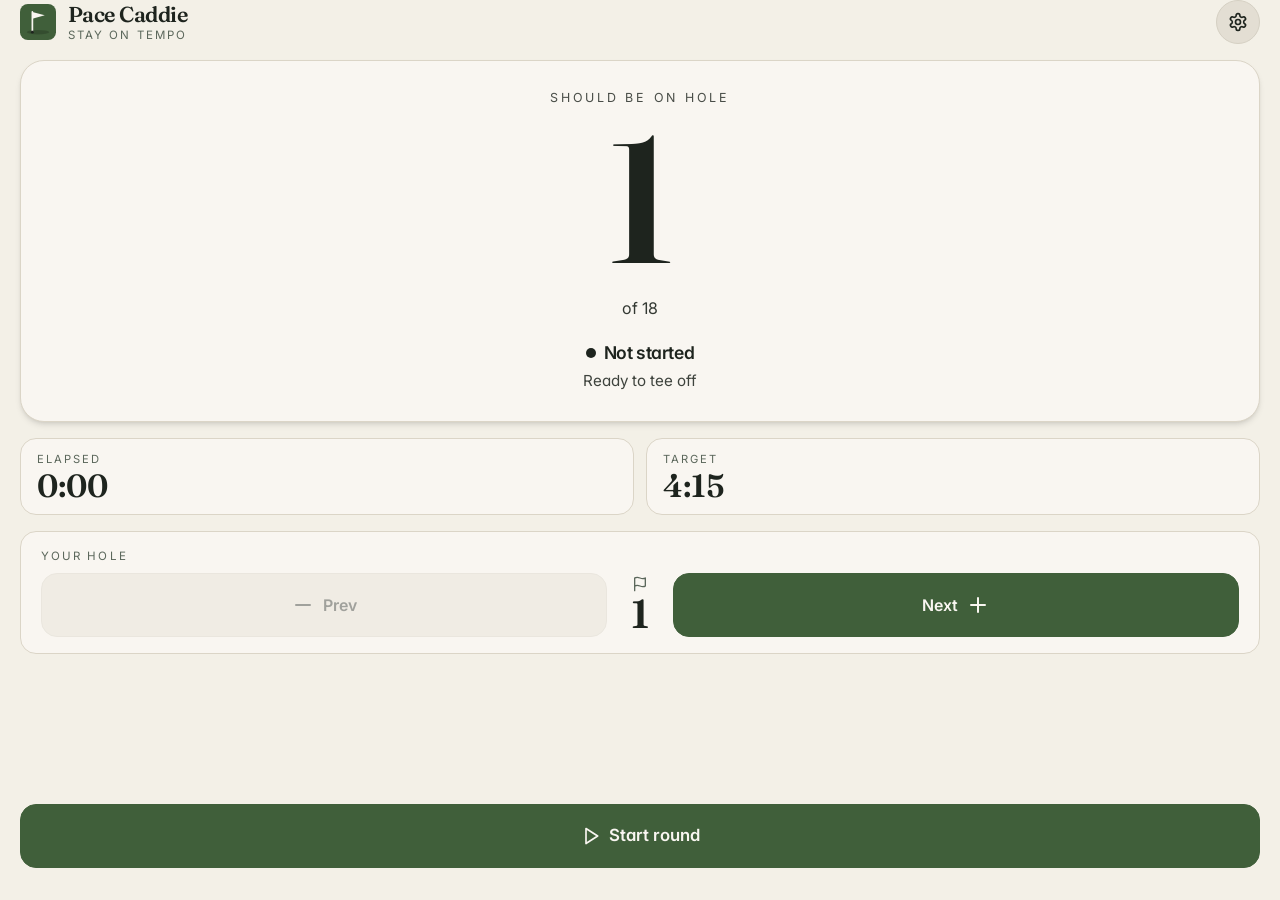
<file: index.html>
<!doctype html>
<html lang="en">
  <head>
    <meta charset="UTF-8" />
    <meta name="viewport" content="width=device-width, initial-scale=1.0, maximum-scale=1, viewport-fit=cover" />
    <meta name="theme-color" content="#3C5E3A" media="(prefers-color-scheme: light)" />
    <meta name="theme-color" content="#1F2421" media="(prefers-color-scheme: dark)" />
    <meta name="apple-mobile-web-app-capable" content="yes" />
    <meta name="mobile-web-app-capable" content="yes" />
    <meta name="apple-mobile-web-app-status-bar-style" content="black-translucent" />
    <meta name="apple-mobile-web-app-title" content="Pace Caddie" />
    <meta name="description" content="A simple pace-of-play caddie for your round. Set your target, start the timer, and see what hole you should be on." />

    <title>Pace Caddie — Stay on tempo</title>

    <link rel="icon" type="image/svg+xml" href="./favicon.svg" />
    <link rel="apple-touch-icon" href="./apple-touch-icon.png" />
    <link rel="manifest" href="./manifest.webmanifest" />

    <link rel="preconnect" href="https://fonts.googleapis.com" />
    <link rel="preconnect" href="https://fonts.gstatic.com" crossorigin />
    <link
      href="https://fonts.googleapis.com/css2?family=Fraunces:opsz,wght@9..144,400;9..144,500;9..144,600;9..144,700&family=Inter:wght@400;500;600;700;800&display=swap"
      rel="stylesheet"
    />
    <script type="module" crossorigin src="./assets/index-5ypr4PxX.js"></script>
    <link rel="stylesheet" crossorigin href="./assets/index-9lqFUP6j.css">
  </head>
  <body>
    <div id="root"></div>
  </body>
</html>
</file>
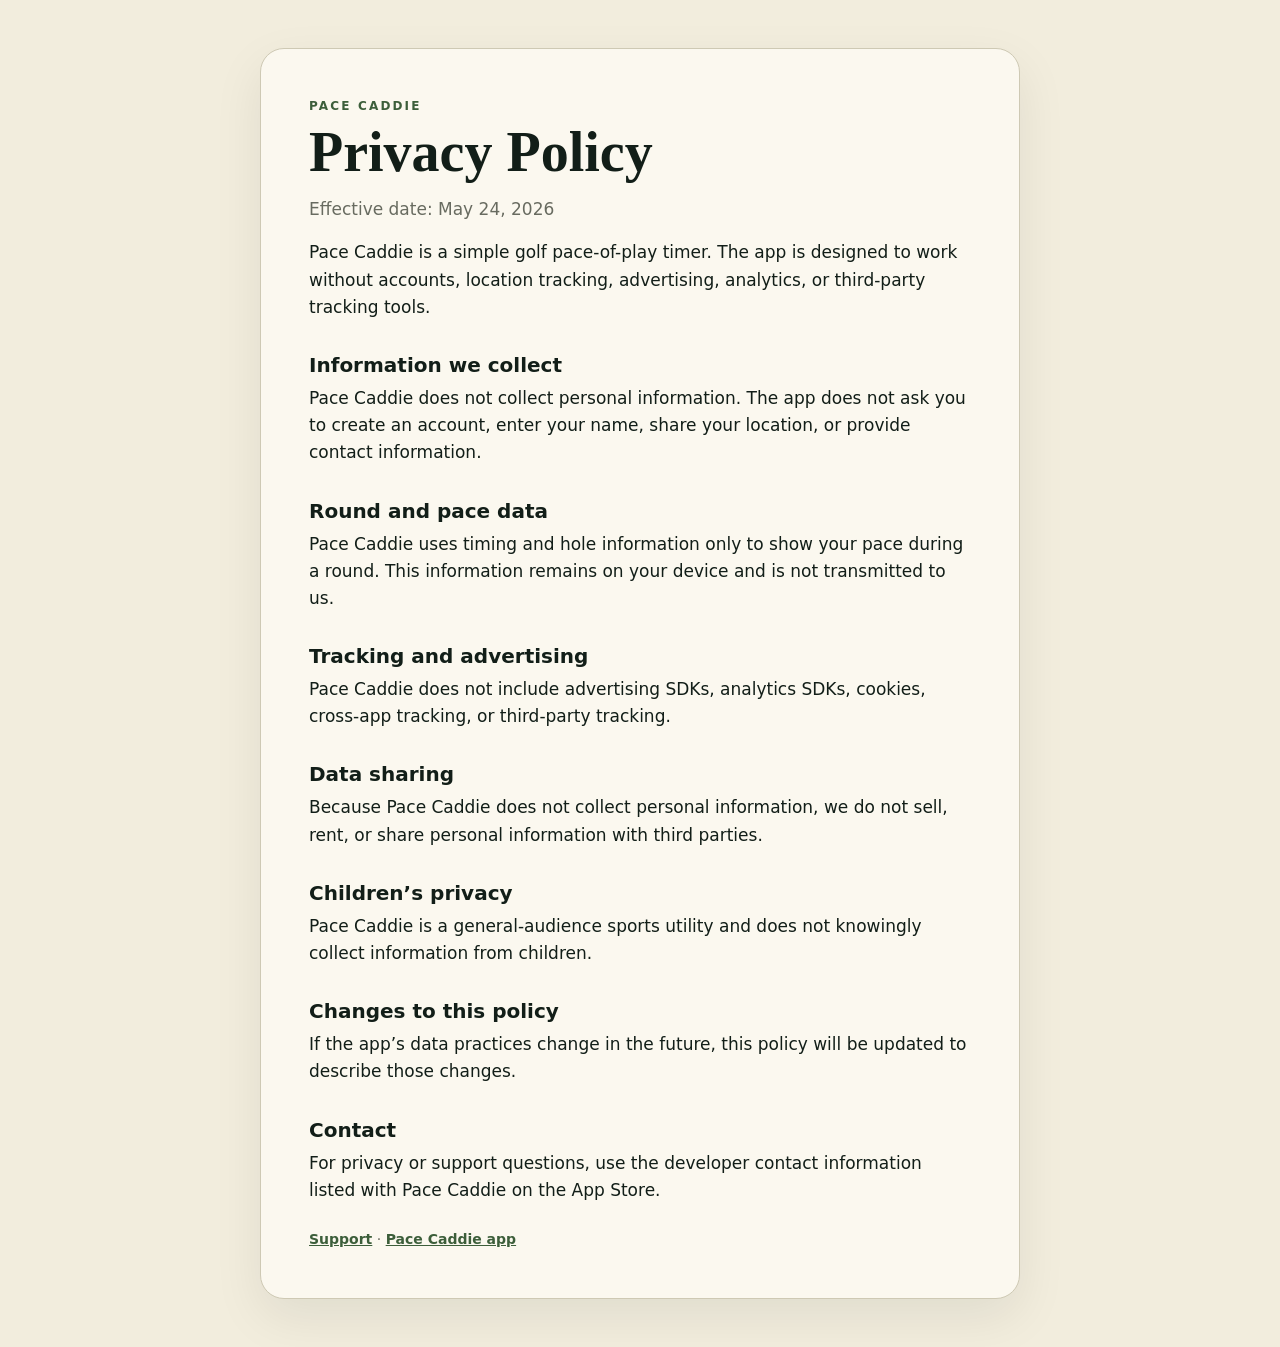
<file: privacy.html>
<!doctype html>
<html lang="en">
  <head>
    <meta charset="UTF-8" />
    <meta name="viewport" content="width=device-width, initial-scale=1.0" />
    <title>Privacy Policy | Pace Caddie</title>
    <meta
      name="description"
      content="Privacy Policy for Pace Caddie, a golf pace-of-play timer app."
    />
    <style>
      :root {
        color-scheme: light;
        --bg: #f2eddd;
        --surface: #fbf8ef;
        --text: #121e18;
        --muted: #686b60;
        --border: #cec9b4;
        --green: #3c5e3a;
      }

      * {
        box-sizing: border-box;
      }

      body {
        margin: 0;
        min-height: 100vh;
        background: var(--bg);
        color: var(--text);
        font-family: ui-sans-serif, system-ui, -apple-system, BlinkMacSystemFont, "Segoe UI", sans-serif;
        line-height: 1.6;
      }

      main {
        width: min(760px, calc(100% - 32px));
        margin: 0 auto;
        padding: 48px 0;
      }

      .card {
        background: var(--surface);
        border: 1px solid var(--border);
        border-radius: 24px;
        padding: clamp(24px, 5vw, 48px);
        box-shadow: 0 18px 50px rgba(18, 30, 24, 0.08);
      }

      .eyebrow {
        margin: 0 0 8px;
        color: var(--green);
        font-size: 12px;
        font-weight: 700;
        letter-spacing: 0.18em;
        text-transform: uppercase;
      }

      h1 {
        margin: 0 0 16px;
        font-family: Georgia, "Times New Roman", serif;
        font-size: clamp(36px, 8vw, 56px);
        line-height: 1;
      }

      h2 {
        margin: 32px 0 8px;
        font-size: 20px;
        line-height: 1.2;
      }

      p,
      li {
        font-size: 17px;
      }

      p {
        margin: 0 0 16px;
      }

      ul {
        margin: 8px 0 0;
        padding-left: 22px;
      }

      a {
        color: var(--green);
        font-weight: 700;
      }

      .muted {
        color: var(--muted);
      }

      footer {
        margin-top: 24px;
        color: var(--muted);
        font-size: 14px;
      }
    </style>
  </head>
  <body>
    <main>
      <article class="card">
        <p class="eyebrow">Pace Caddie</p>
        <h1>Privacy Policy</h1>
        <p class="muted">Effective date: May 24, 2026</p>

        <p>
          Pace Caddie is a simple golf pace-of-play timer. The app is designed to work without accounts,
          location tracking, advertising, analytics, or third-party tracking tools.
        </p>

        <h2>Information we collect</h2>
        <p>
          Pace Caddie does not collect personal information. The app does not ask you to create an account,
          enter your name, share your location, or provide contact information.
        </p>

        <h2>Round and pace data</h2>
        <p>
          Pace Caddie uses timing and hole information only to show your pace during a round. This information
          remains on your device and is not transmitted to us.
        </p>

        <h2>Tracking and advertising</h2>
        <p>
          Pace Caddie does not include advertising SDKs, analytics SDKs, cookies, cross-app tracking, or
          third-party tracking.
        </p>

        <h2>Data sharing</h2>
        <p>
          Because Pace Caddie does not collect personal information, we do not sell, rent, or share personal
          information with third parties.
        </p>

        <h2>Children’s privacy</h2>
        <p>
          Pace Caddie is a general-audience sports utility and does not knowingly collect information from
          children.
        </p>

        <h2>Changes to this policy</h2>
        <p>
          If the app’s data practices change in the future, this policy will be updated to describe those
          changes.
        </p>

        <h2>Contact</h2>
        <p>
          For privacy or support questions, use the developer contact information listed with Pace Caddie on
          the App Store.
        </p>

        <footer>
          <a href="./support.html">Support</a> · <a href="./">Pace Caddie app</a>
        </footer>
      </article>
    </main>
  </body>
</html>
</file>
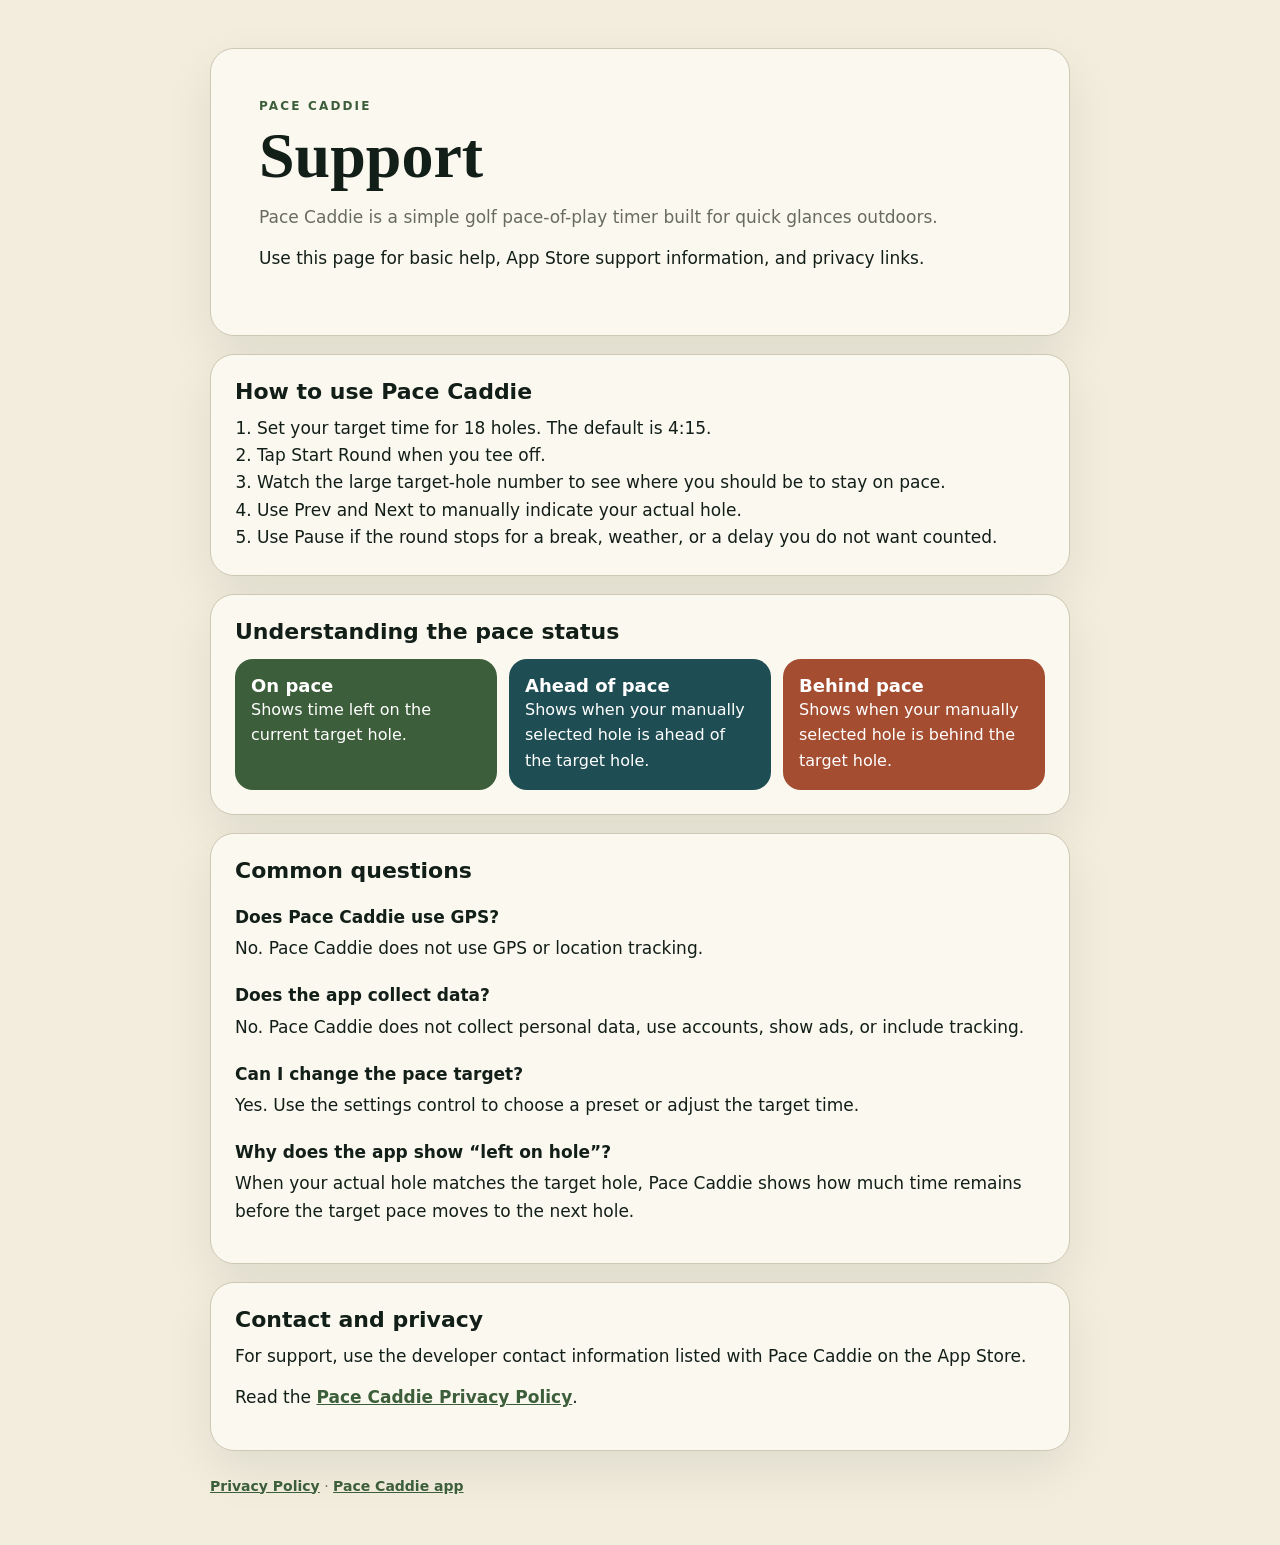
<file: support.html>
<!doctype html>
<html lang="en">
  <head>
    <meta charset="UTF-8" />
    <meta name="viewport" content="width=device-width, initial-scale=1.0" />
    <title>Support | Pace Caddie</title>
    <meta
      name="description"
      content="Support page for Pace Caddie, a simple golf pace-of-play timer app."
    />
    <style>
      :root {
        color-scheme: light;
        --bg: #f2eddd;
        --surface: #fbf8ef;
        --text: #121e18;
        --muted: #686b60;
        --border: #cec9b4;
        --green: #3c5e3a;
        --ahead: #1e4d53;
        --behind: #a44d31;
      }

      * {
        box-sizing: border-box;
      }

      body {
        margin: 0;
        min-height: 100vh;
        background: var(--bg);
        color: var(--text);
        font-family: ui-sans-serif, system-ui, -apple-system, BlinkMacSystemFont, "Segoe UI", sans-serif;
        line-height: 1.6;
      }

      main {
        width: min(860px, calc(100% - 32px));
        margin: 0 auto;
        padding: 48px 0;
      }

      .hero,
      .panel {
        background: var(--surface);
        border: 1px solid var(--border);
        border-radius: 24px;
        box-shadow: 0 18px 50px rgba(18, 30, 24, 0.08);
      }

      .hero {
        padding: clamp(24px, 5vw, 48px);
      }

      .panel {
        margin-top: 18px;
        padding: 24px;
      }

      .eyebrow {
        margin: 0 0 8px;
        color: var(--green);
        font-size: 12px;
        font-weight: 700;
        letter-spacing: 0.18em;
        text-transform: uppercase;
      }

      h1 {
        margin: 0 0 16px;
        font-family: Georgia, "Times New Roman", serif;
        font-size: clamp(38px, 8vw, 64px);
        line-height: 1;
      }

      h2 {
        margin: 0 0 10px;
        font-size: 22px;
        line-height: 1.2;
      }

      h3 {
        margin: 20px 0 4px;
        font-size: 17px;
      }

      p,
      li {
        font-size: 17px;
      }

      p {
        margin: 0 0 14px;
      }

      ul,
      ol {
        margin: 8px 0 0;
        padding-left: 22px;
      }

      a {
        color: var(--green);
        font-weight: 700;
      }

      .muted {
        color: var(--muted);
      }

      .status-grid {
        display: grid;
        gap: 12px;
        grid-template-columns: repeat(auto-fit, minmax(180px, 1fr));
        margin-top: 14px;
      }

      .status {
        border-radius: 18px;
        color: white;
        padding: 16px;
      }

      .status strong {
        display: block;
        font-size: 18px;
        line-height: 1.2;
      }

      .on {
        background: var(--green);
      }

      .ahead {
        background: var(--ahead);
      }

      .behind {
        background: var(--behind);
      }

      footer {
        margin-top: 24px;
        color: var(--muted);
        font-size: 14px;
      }
    </style>
  </head>
  <body>
    <main>
      <section class="hero">
        <p class="eyebrow">Pace Caddie</p>
        <h1>Support</h1>
        <p class="muted">
          Pace Caddie is a simple golf pace-of-play timer built for quick glances outdoors.
        </p>
        <p>
          Use this page for basic help, App Store support information, and privacy links.
        </p>
      </section>

      <section class="panel">
        <h2>How to use Pace Caddie</h2>
        <ol>
          <li>Set your target time for 18 holes. The default is 4:15.</li>
          <li>Tap Start Round when you tee off.</li>
          <li>Watch the large target-hole number to see where you should be to stay on pace.</li>
          <li>Use Prev and Next to manually indicate your actual hole.</li>
          <li>Use Pause if the round stops for a break, weather, or a delay you do not want counted.</li>
        </ol>
      </section>

      <section class="panel">
        <h2>Understanding the pace status</h2>
        <div class="status-grid">
          <div class="status on">
            <strong>On pace</strong>
            Shows time left on the current target hole.
          </div>
          <div class="status ahead">
            <strong>Ahead of pace</strong>
            Shows when your manually selected hole is ahead of the target hole.
          </div>
          <div class="status behind">
            <strong>Behind pace</strong>
            Shows when your manually selected hole is behind the target hole.
          </div>
        </div>
      </section>

      <section class="panel">
        <h2>Common questions</h2>

        <h3>Does Pace Caddie use GPS?</h3>
        <p>No. Pace Caddie does not use GPS or location tracking.</p>

        <h3>Does the app collect data?</h3>
        <p>No. Pace Caddie does not collect personal data, use accounts, show ads, or include tracking.</p>

        <h3>Can I change the pace target?</h3>
        <p>Yes. Use the settings control to choose a preset or adjust the target time.</p>

        <h3>Why does the app show “left on hole”?</h3>
        <p>
          When your actual hole matches the target hole, Pace Caddie shows how much time remains before the
          target pace moves to the next hole.
        </p>
      </section>

      <section class="panel">
        <h2>Contact and privacy</h2>
        <p>
          For support, use the developer contact information listed with Pace Caddie on the App Store.
        </p>
        <p>
          Read the <a href="./privacy.html">Pace Caddie Privacy Policy</a>.
        </p>
      </section>

      <footer>
        <a href="./privacy.html">Privacy Policy</a> · <a href="./">Pace Caddie app</a>
      </footer>
    </main>
  </body>
</html>
</file>
<file: assets/index-9lqFUP6j.css>
*,:before,:after{--tw-border-spacing-x: 0;--tw-border-spacing-y: 0;--tw-translate-x: 0;--tw-translate-y: 0;--tw-rotate: 0;--tw-skew-x: 0;--tw-skew-y: 0;--tw-scale-x: 1;--tw-scale-y: 1;--tw-pan-x: ;--tw-pan-y: ;--tw-pinch-zoom: ;--tw-scroll-snap-strictness: proximity;--tw-gradient-from-position: ;--tw-gradient-via-position: ;--tw-gradient-to-position: ;--tw-ordinal: ;--tw-slashed-zero: ;--tw-numeric-figure: ;--tw-numeric-spacing: ;--tw-numeric-fraction: ;--tw-ring-inset: ;--tw-ring-offset-width: 0px;--tw-ring-offset-color: #fff;--tw-ring-color: rgb(59 130 246 / .5);--tw-ring-offset-shadow: 0 0 #0000;--tw-ring-shadow: 0 0 #0000;--tw-shadow: 0 0 #0000;--tw-shadow-colored: 0 0 #0000;--tw-blur: ;--tw-brightness: ;--tw-contrast: ;--tw-grayscale: ;--tw-hue-rotate: ;--tw-invert: ;--tw-saturate: ;--tw-sepia: ;--tw-drop-shadow: ;--tw-backdrop-blur: ;--tw-backdrop-brightness: ;--tw-backdrop-contrast: ;--tw-backdrop-grayscale: ;--tw-backdrop-hue-rotate: ;--tw-backdrop-invert: ;--tw-backdrop-opacity: ;--tw-backdrop-saturate: ;--tw-backdrop-sepia: ;--tw-contain-size: ;--tw-contain-layout: ;--tw-contain-paint: ;--tw-contain-style: }::backdrop{--tw-border-spacing-x: 0;--tw-border-spacing-y: 0;--tw-translate-x: 0;--tw-translate-y: 0;--tw-rotate: 0;--tw-skew-x: 0;--tw-skew-y: 0;--tw-scale-x: 1;--tw-scale-y: 1;--tw-pan-x: ;--tw-pan-y: ;--tw-pinch-zoom: ;--tw-scroll-snap-strictness: proximity;--tw-gradient-from-position: ;--tw-gradient-via-position: ;--tw-gradient-to-position: ;--tw-ordinal: ;--tw-slashed-zero: ;--tw-numeric-figure: ;--tw-numeric-spacing: ;--tw-numeric-fraction: ;--tw-ring-inset: ;--tw-ring-offset-width: 0px;--tw-ring-offset-color: #fff;--tw-ring-color: rgb(59 130 246 / .5);--tw-ring-offset-shadow: 0 0 #0000;--tw-ring-shadow: 0 0 #0000;--tw-shadow: 0 0 #0000;--tw-shadow-colored: 0 0 #0000;--tw-blur: ;--tw-brightness: ;--tw-contrast: ;--tw-grayscale: ;--tw-hue-rotate: ;--tw-invert: ;--tw-saturate: ;--tw-sepia: ;--tw-drop-shadow: ;--tw-backdrop-blur: ;--tw-backdrop-brightness: ;--tw-backdrop-contrast: ;--tw-backdrop-grayscale: ;--tw-backdrop-hue-rotate: ;--tw-backdrop-invert: ;--tw-backdrop-opacity: ;--tw-backdrop-saturate: ;--tw-backdrop-sepia: ;--tw-contain-size: ;--tw-contain-layout: ;--tw-contain-paint: ;--tw-contain-style: }*,:before,:after{box-sizing:border-box;border-width:0;border-style:solid;border-color:#e5e7eb}:before,:after{--tw-content: ""}html,:host{line-height:1.5;-webkit-text-size-adjust:100%;-moz-tab-size:4;-o-tab-size:4;tab-size:4;font-family:var(--font-sans);font-feature-settings:normal;font-variation-settings:normal;-webkit-tap-highlight-color:transparent}body{margin:0;line-height:inherit}hr{height:0;color:inherit;border-top-width:1px}abbr:where([title]){-webkit-text-decoration:underline dotted;text-decoration:underline dotted}h1,h2,h3,h4,h5,h6{font-size:inherit;font-weight:inherit}a{color:inherit;text-decoration:inherit}b,strong{font-weight:bolder}code,kbd,samp,pre{font-family:var(--font-mono);font-feature-settings:normal;font-variation-settings:normal;font-size:1em}small{font-size:80%}sub,sup{font-size:75%;line-height:0;position:relative;vertical-align:baseline}sub{bottom:-.25em}sup{top:-.5em}table{text-indent:0;border-color:inherit;border-collapse:collapse}button,input,optgroup,select,textarea{font-family:inherit;font-feature-settings:inherit;font-variation-settings:inherit;font-size:100%;font-weight:inherit;line-height:inherit;letter-spacing:inherit;color:inherit;margin:0;padding:0}button,select{text-transform:none}button,input:where([type=button]),input:where([type=reset]),input:where([type=submit]){-webkit-appearance:button;background-color:transparent;background-image:none}:-moz-focusring{outline:auto}:-moz-ui-invalid{box-shadow:none}progress{vertical-align:baseline}::-webkit-inner-spin-button,::-webkit-outer-spin-button{height:auto}[type=search]{-webkit-appearance:textfield;outline-offset:-2px}::-webkit-search-decoration{-webkit-appearance:none}::-webkit-file-upload-button{-webkit-appearance:button;font:inherit}summary{display:list-item}blockquote,dl,dd,h1,h2,h3,h4,h5,h6,hr,figure,p,pre{margin:0}fieldset{margin:0;padding:0}legend{padding:0}ol,ul,menu{list-style:none;margin:0;padding:0}dialog{padding:0}textarea{resize:vertical}input::-moz-placeholder,textarea::-moz-placeholder{opacity:1;color:#9ca3af}input::placeholder,textarea::placeholder{opacity:1;color:#9ca3af}button,[role=button]{cursor:pointer}:disabled{cursor:default}img,svg,video,canvas,audio,iframe,embed,object{display:block;vertical-align:middle}img,video{max-width:100%;height:auto}[hidden]:where(:not([hidden=until-found])){display:none}*{--tw-border-opacity: 1;border-color:hsl(var(--border) / var(--tw-border-opacity, 1))}body{--tw-bg-opacity: 1;background-color:hsl(var(--background) / var(--tw-bg-opacity, 1));font-family:var(--font-sans);--tw-text-opacity: 1;color:hsl(var(--foreground) / var(--tw-text-opacity, 1));-webkit-font-smoothing:antialiased;-moz-osx-font-smoothing:grayscale;font-feature-settings:"ss01","cv11"}.tabular{font-variant-numeric:tabular-nums;font-feature-settings:"tnum"}.sr-only{position:absolute;width:1px;height:1px;padding:0;margin:-1px;overflow:hidden;clip:rect(0,0,0,0);white-space:nowrap;border-width:0}.pointer-events-none{pointer-events:none}.pointer-events-auto{pointer-events:auto}.visible{visibility:visible}.invisible{visibility:hidden}.fixed{position:fixed}.absolute{position:absolute}.relative{position:relative}.inset-0{inset:0}.inset-x-0{left:0;right:0}.inset-y-0{top:0;bottom:0}.-bottom-12{bottom:-3rem}.-left-12{left:-3rem}.-right-12{right:-3rem}.-top-12{top:-3rem}.bottom-0{bottom:0}.left-0{left:0}.left-1{left:.25rem}.left-1\/2{left:50%}.left-2{left:.5rem}.left-\[50\%\]{left:50%}.right-0{right:0}.right-1{right:.25rem}.right-2{right:.5rem}.right-3{right:.75rem}.right-4{right:1rem}.top-0{top:0}.top-1\.5{top:.375rem}.top-1\/2{top:50%}.top-2{top:.5rem}.top-3\.5{top:.875rem}.top-4{top:1rem}.top-\[1px\]{top:1px}.top-\[50\%\]{top:50%}.top-\[60\%\]{top:60%}.top-full{top:100%}.z-10{z-index:10}.z-20{z-index:20}.z-50{z-index:50}.z-\[100\]{z-index:100}.z-\[1\]{z-index:1}.-mx-1{margin-left:-.25rem;margin-right:-.25rem}.mx-2{margin-left:.5rem;margin-right:.5rem}.mx-3\.5{margin-left:.875rem;margin-right:.875rem}.mx-4{margin-left:1rem;margin-right:1rem}.mx-auto{margin-left:auto;margin-right:auto}.my-0\.5{margin-top:.125rem;margin-bottom:.125rem}.my-1{margin-top:.25rem;margin-bottom:.25rem}.-ml-4{margin-left:-1rem}.-mt-4{margin-top:-1rem}.mb-1{margin-bottom:.25rem}.mb-2{margin-bottom:.5rem}.mb-4{margin-bottom:1rem}.mb-5{margin-bottom:1.25rem}.ml-1{margin-left:.25rem}.ml-auto{margin-left:auto}.mr-2{margin-right:.5rem}.mt-0\.5{margin-top:.125rem}.mt-1{margin-top:.25rem}.mt-1\.5{margin-top:.375rem}.mt-2{margin-top:.5rem}.mt-24{margin-top:6rem}.mt-4{margin-top:1rem}.mt-5{margin-top:1.25rem}.mt-6{margin-top:1.5rem}.mt-auto{margin-top:auto}.block{display:block}.inline-block{display:inline-block}.flex{display:flex}.inline-flex{display:inline-flex}.table{display:table}.grid{display:grid}.hidden{display:none}.aspect-square{aspect-ratio:1 / 1}.aspect-video{aspect-ratio:16 / 9}.size-4{width:1rem;height:1rem}.h-1\.5{height:.375rem}.h-10{height:2.5rem}.h-11{height:2.75rem}.h-12{height:3rem}.h-14{height:3.5rem}.h-16{height:4rem}.h-2{height:.5rem}.h-2\.5{height:.625rem}.h-3{height:.75rem}.h-3\.5{height:.875rem}.h-4{height:1rem}.h-5{height:1.25rem}.h-6{height:1.5rem}.h-7{height:1.75rem}.h-8{height:2rem}.h-9{height:2.25rem}.h-\[1px\]{height:1px}.h-\[var\(--radix-navigation-menu-viewport-height\)\]{height:var(--radix-navigation-menu-viewport-height)}.h-\[var\(--radix-select-trigger-height\)\]{height:var(--radix-select-trigger-height)}.h-auto{height:auto}.h-full{height:100%}.h-px{height:1px}.h-svh{height:100svh}.max-h-\[--radix-context-menu-content-available-height\]{max-height:var(--radix-context-menu-content-available-height)}.max-h-\[--radix-select-content-available-height\]{max-height:var(--radix-select-content-available-height)}.max-h-\[300px\]{max-height:300px}.max-h-\[var\(--radix-dropdown-menu-content-available-height\)\]{max-height:var(--radix-dropdown-menu-content-available-height)}.max-h-screen{max-height:100vh}.min-h-0{min-height:0px}.min-h-10{min-height:2.5rem}.min-h-8{min-height:2rem}.min-h-9{min-height:2.25rem}.min-h-\[80px\]{min-height:80px}.min-h-screen{min-height:100vh}.min-h-svh{min-height:100svh}.w-0{width:0px}.w-1{width:.25rem}.w-10{width:2.5rem}.w-11{width:2.75rem}.w-12{width:3rem}.w-2{width:.5rem}.w-2\.5{width:.625rem}.w-3{width:.75rem}.w-3\.5{width:.875rem}.w-3\/4{width:75%}.w-4{width:1rem}.w-5{width:1.25rem}.w-6{width:1.5rem}.w-64{width:16rem}.w-7{width:1.75rem}.w-72{width:18rem}.w-8{width:2rem}.w-9{width:2.25rem}.w-\[100px\]{width:100px}.w-\[1px\]{width:1px}.w-\[var\(--sidebar-width\)\]{width:var(--sidebar-width)}.w-auto{width:auto}.w-full{width:100%}.w-max{width:-moz-max-content;width:max-content}.w-px{width:1px}.min-w-0{min-width:0px}.min-w-10{min-width:2.5rem}.min-w-11{min-width:2.75rem}.min-w-5{min-width:1.25rem}.min-w-9{min-width:2.25rem}.min-w-\[12rem\]{min-width:12rem}.min-w-\[8rem\]{min-width:8rem}.min-w-\[var\(--radix-select-trigger-width\)\]{min-width:var(--radix-select-trigger-width)}.max-w-\[var\(--skeleton-width\)\]{max-width:var(--skeleton-width)}.max-w-lg{max-width:32rem}.max-w-max{max-width:-moz-max-content;max-width:max-content}.max-w-md{max-width:28rem}.flex-1{flex:1 1 0%}.shrink-0{flex-shrink:0}.grow{flex-grow:1}.grow-0{flex-grow:0}.basis-full{flex-basis:100%}.caption-bottom{caption-side:bottom}.border-collapse{border-collapse:collapse}.origin-\[--radix-context-menu-content-transform-origin\]{transform-origin:var(--radix-context-menu-content-transform-origin)}.origin-\[--radix-dropdown-menu-content-transform-origin\]{transform-origin:var(--radix-dropdown-menu-content-transform-origin)}.origin-\[--radix-hover-card-content-transform-origin\]{transform-origin:var(--radix-hover-card-content-transform-origin)}.origin-\[--radix-menubar-content-transform-origin\]{transform-origin:var(--radix-menubar-content-transform-origin)}.origin-\[--radix-popover-content-transform-origin\]{transform-origin:var(--radix-popover-content-transform-origin)}.origin-\[--radix-select-content-transform-origin\]{transform-origin:var(--radix-select-content-transform-origin)}.origin-\[--radix-tooltip-content-transform-origin\]{transform-origin:var(--radix-tooltip-content-transform-origin)}.-translate-x-1\/2{--tw-translate-x: -50%;transform:translate(var(--tw-translate-x),var(--tw-translate-y)) rotate(var(--tw-rotate)) skew(var(--tw-skew-x)) skewY(var(--tw-skew-y)) scaleX(var(--tw-scale-x)) scaleY(var(--tw-scale-y))}.-translate-x-px{--tw-translate-x: -1px;transform:translate(var(--tw-translate-x),var(--tw-translate-y)) rotate(var(--tw-rotate)) skew(var(--tw-skew-x)) skewY(var(--tw-skew-y)) scaleX(var(--tw-scale-x)) scaleY(var(--tw-scale-y))}.-translate-y-1\/2{--tw-translate-y: -50%;transform:translate(var(--tw-translate-x),var(--tw-translate-y)) rotate(var(--tw-rotate)) skew(var(--tw-skew-x)) skewY(var(--tw-skew-y)) scaleX(var(--tw-scale-x)) scaleY(var(--tw-scale-y))}.translate-x-\[-50\%\]{--tw-translate-x: -50%;transform:translate(var(--tw-translate-x),var(--tw-translate-y)) rotate(var(--tw-rotate)) skew(var(--tw-skew-x)) skewY(var(--tw-skew-y)) scaleX(var(--tw-scale-x)) scaleY(var(--tw-scale-y))}.translate-x-px{--tw-translate-x: 1px;transform:translate(var(--tw-translate-x),var(--tw-translate-y)) rotate(var(--tw-rotate)) skew(var(--tw-skew-x)) skewY(var(--tw-skew-y)) scaleX(var(--tw-scale-x)) scaleY(var(--tw-scale-y))}.translate-y-\[-50\%\]{--tw-translate-y: -50%;transform:translate(var(--tw-translate-x),var(--tw-translate-y)) rotate(var(--tw-rotate)) skew(var(--tw-skew-x)) skewY(var(--tw-skew-y)) scaleX(var(--tw-scale-x)) scaleY(var(--tw-scale-y))}.rotate-45{--tw-rotate: 45deg;transform:translate(var(--tw-translate-x),var(--tw-translate-y)) rotate(var(--tw-rotate)) skew(var(--tw-skew-x)) skewY(var(--tw-skew-y)) scaleX(var(--tw-scale-x)) scaleY(var(--tw-scale-y))}.rotate-90{--tw-rotate: 90deg;transform:translate(var(--tw-translate-x),var(--tw-translate-y)) rotate(var(--tw-rotate)) skew(var(--tw-skew-x)) skewY(var(--tw-skew-y)) scaleX(var(--tw-scale-x)) scaleY(var(--tw-scale-y))}.transform{transform:translate(var(--tw-translate-x),var(--tw-translate-y)) rotate(var(--tw-rotate)) skew(var(--tw-skew-x)) skewY(var(--tw-skew-y)) scaleX(var(--tw-scale-x)) scaleY(var(--tw-scale-y))}@keyframes pulse{50%{opacity:.5}}.animate-pulse{animation:pulse 2s cubic-bezier(.4,0,.6,1) infinite}.cursor-default{cursor:default}.cursor-pointer{cursor:pointer}.touch-none{touch-action:none}.select-none{-webkit-user-select:none;-moz-user-select:none;user-select:none}.list-none{list-style-type:none}.grid-cols-2{grid-template-columns:repeat(2,minmax(0,1fr))}.grid-cols-5{grid-template-columns:repeat(5,minmax(0,1fr))}.flex-row{flex-direction:row}.flex-col{flex-direction:column}.flex-col-reverse{flex-direction:column-reverse}.flex-wrap{flex-wrap:wrap}.items-start{align-items:flex-start}.items-end{align-items:flex-end}.items-center{align-items:center}.items-baseline{align-items:baseline}.items-stretch{align-items:stretch}.justify-center{justify-content:center}.justify-between{justify-content:space-between}.gap-1{gap:.25rem}.gap-1\.5{gap:.375rem}.gap-2{gap:.5rem}.gap-3{gap:.75rem}.gap-4{gap:1rem}.space-x-1>:not([hidden])~:not([hidden]){--tw-space-x-reverse: 0;margin-right:calc(.25rem * var(--tw-space-x-reverse));margin-left:calc(.25rem * calc(1 - var(--tw-space-x-reverse)))}.space-x-4>:not([hidden])~:not([hidden]){--tw-space-x-reverse: 0;margin-right:calc(1rem * var(--tw-space-x-reverse));margin-left:calc(1rem * calc(1 - var(--tw-space-x-reverse)))}.space-y-1>:not([hidden])~:not([hidden]){--tw-space-y-reverse: 0;margin-top:calc(.25rem * calc(1 - var(--tw-space-y-reverse)));margin-bottom:calc(.25rem * var(--tw-space-y-reverse))}.space-y-1\.5>:not([hidden])~:not([hidden]){--tw-space-y-reverse: 0;margin-top:calc(.375rem * calc(1 - var(--tw-space-y-reverse)));margin-bottom:calc(.375rem * var(--tw-space-y-reverse))}.space-y-2>:not([hidden])~:not([hidden]){--tw-space-y-reverse: 0;margin-top:calc(.5rem * calc(1 - var(--tw-space-y-reverse)));margin-bottom:calc(.5rem * var(--tw-space-y-reverse))}.space-y-4>:not([hidden])~:not([hidden]){--tw-space-y-reverse: 0;margin-top:calc(1rem * calc(1 - var(--tw-space-y-reverse)));margin-bottom:calc(1rem * var(--tw-space-y-reverse))}.overflow-auto{overflow:auto}.overflow-hidden{overflow:hidden}.overflow-y-auto{overflow-y:auto}.overflow-x-hidden{overflow-x:hidden}.whitespace-nowrap{white-space:nowrap}.break-words{overflow-wrap:break-word}.rounded-2xl{border-radius:1rem}.rounded-3xl{border-radius:1.5rem}.rounded-\[2px\]{border-radius:2px}.rounded-\[inherit\]{border-radius:inherit}.rounded-full{border-radius:9999px}.rounded-lg{border-radius:.5625rem}.rounded-md{border-radius:.375rem}.rounded-sm{border-radius:.1875rem}.rounded-xl{border-radius:.75rem}.rounded-t-3xl{border-top-left-radius:1.5rem;border-top-right-radius:1.5rem}.rounded-t-\[10px\]{border-top-left-radius:10px;border-top-right-radius:10px}.rounded-tl-sm{border-top-left-radius:.1875rem}.border{border-width:1px}.border-2{border-width:2px}.border-\[1\.5px\]{border-width:1.5px}.border-y{border-top-width:1px;border-bottom-width:1px}.border-b{border-bottom-width:1px}.border-l{border-left-width:1px}.border-r{border-right-width:1px}.border-t{border-top-width:1px}.border-dashed{border-style:dashed}.border-\[--color-border\]{border-color:var(--color-border)}.border-border{--tw-border-opacity: 1;border-color:hsl(var(--border) / var(--tw-border-opacity, 1))}.border-border\/50{border-color:hsl(var(--border) / .5)}.border-card-border{--tw-border-opacity: 1;border-color:hsl(var(--card-border) / var(--tw-border-opacity, 1))}.border-destructive{--tw-border-opacity: 1;border-color:hsl(var(--destructive) / var(--tw-border-opacity, 1))}.border-destructive-border{border-color:var(--destructive-border)}.border-destructive\/50{border-color:hsl(var(--destructive) / .5)}.border-input{--tw-border-opacity: 1;border-color:hsl(var(--input) / var(--tw-border-opacity, 1))}.border-primary{--tw-border-opacity: 1;border-color:hsl(var(--primary) / var(--tw-border-opacity, 1))}.border-primary-border{border-color:var(--primary-border)}.border-secondary-border{border-color:var(--secondary-border)}.border-sidebar-border{--tw-border-opacity: 1;border-color:hsl(var(--sidebar-border) / var(--tw-border-opacity, 1))}.border-transparent{border-color:transparent}.border-l-transparent{border-left-color:transparent}.border-t-transparent{border-top-color:transparent}.bg-\[--color-bg\]{background-color:var(--color-bg)}.bg-accent{--tw-bg-opacity: 1;background-color:hsl(var(--accent) / var(--tw-bg-opacity, 1))}.bg-background{--tw-bg-opacity: 1;background-color:hsl(var(--background) / var(--tw-bg-opacity, 1))}.bg-black\/40{background-color:#0006}.bg-black\/80{background-color:#000c}.bg-border{--tw-bg-opacity: 1;background-color:hsl(var(--border) / var(--tw-bg-opacity, 1))}.bg-card{--tw-bg-opacity: 1;background-color:hsl(var(--card) / var(--tw-bg-opacity, 1))}.bg-current{background-color:currentColor}.bg-destructive{--tw-bg-opacity: 1;background-color:hsl(var(--destructive) / var(--tw-bg-opacity, 1))}.bg-foreground{--tw-bg-opacity: 1;background-color:hsl(var(--foreground) / var(--tw-bg-opacity, 1))}.bg-gray-50{--tw-bg-opacity: 1;background-color:rgb(249 250 251 / var(--tw-bg-opacity, 1))}.bg-muted{--tw-bg-opacity: 1;background-color:hsl(var(--muted) / var(--tw-bg-opacity, 1))}.bg-muted\/50{background-color:hsl(var(--muted) / .5)}.bg-popover{--tw-bg-opacity: 1;background-color:hsl(var(--popover) / var(--tw-bg-opacity, 1))}.bg-primary{--tw-bg-opacity: 1;background-color:hsl(var(--primary) / var(--tw-bg-opacity, 1))}.bg-secondary{--tw-bg-opacity: 1;background-color:hsl(var(--secondary) / var(--tw-bg-opacity, 1))}.bg-sidebar{--tw-bg-opacity: 1;background-color:hsl(var(--sidebar) / var(--tw-bg-opacity, 1))}.bg-sidebar-border{--tw-bg-opacity: 1;background-color:hsl(var(--sidebar-border) / var(--tw-bg-opacity, 1))}.bg-transparent{background-color:transparent}.fill-current{fill:currentColor}.p-0{padding:0}.p-1{padding:.25rem}.p-2{padding:.5rem}.p-3{padding:.75rem}.p-4{padding:1rem}.p-6{padding:1.5rem}.p-\[1px\]{padding:1px}.px-1{padding-left:.25rem;padding-right:.25rem}.px-2{padding-left:.5rem;padding-right:.5rem}.px-2\.5{padding-left:.625rem;padding-right:.625rem}.px-3{padding-left:.75rem;padding-right:.75rem}.px-4{padding-left:1rem;padding-right:1rem}.px-5{padding-left:1.25rem;padding-right:1.25rem}.px-6{padding-left:1.5rem;padding-right:1.5rem}.px-8{padding-left:2rem;padding-right:2rem}.py-0\.5{padding-top:.125rem;padding-bottom:.125rem}.py-1{padding-top:.25rem;padding-bottom:.25rem}.py-1\.5{padding-top:.375rem;padding-bottom:.375rem}.py-2{padding-top:.5rem;padding-bottom:.5rem}.py-3{padding-top:.75rem;padding-bottom:.75rem}.py-4{padding-top:1rem;padding-bottom:1rem}.py-6{padding-top:1.5rem;padding-bottom:1.5rem}.py-7{padding-top:1.75rem;padding-bottom:1.75rem}.pb-2{padding-bottom:.5rem}.pb-3{padding-bottom:.75rem}.pb-4{padding-bottom:1rem}.pb-8{padding-bottom:2rem}.pl-2\.5{padding-left:.625rem}.pl-4{padding-left:1rem}.pl-8{padding-left:2rem}.pr-2{padding-right:.5rem}.pr-2\.5{padding-right:.625rem}.pr-8{padding-right:2rem}.pt-0{padding-top:0}.pt-1{padding-top:.25rem}.pt-2{padding-top:.5rem}.pt-3{padding-top:.75rem}.pt-4{padding-top:1rem}.pt-6{padding-top:1.5rem}.text-left{text-align:left}.text-center{text-align:center}.align-middle{vertical-align:middle}.font-mono{font-family:var(--font-mono)}.text-2xl{font-size:1.5rem;line-height:2rem}.text-\[0\.72rem\]{font-size:.72rem}.text-\[0\.78rem\]{font-size:.78rem}.text-\[0\.7rem\]{font-size:.7rem}.text-\[0\.8rem\]{font-size:.8rem}.text-\[0\.95rem\]{font-size:.95rem}.text-\[1\.05rem\]{font-size:1.05rem}.text-\[1\.1rem\]{font-size:1.1rem}.text-\[1\.35rem\]{font-size:1.35rem}.text-\[1\.4rem\]{font-size:1.4rem}.text-\[1\.8rem\]{font-size:1.8rem}.text-\[1rem\]{font-size:1rem}.text-\[2\.5rem\]{font-size:2.5rem}.text-\[2rem\]{font-size:2rem}.text-base{font-size:1rem;line-height:1.5rem}.text-lg{font-size:1.125rem;line-height:1.75rem}.text-sm{font-size:.875rem;line-height:1.25rem}.text-xs{font-size:.75rem;line-height:1rem}.font-bold{font-weight:700}.font-medium{font-weight:500}.font-normal{font-weight:400}.font-semibold{font-weight:600}.uppercase{text-transform:uppercase}.tabular-nums{--tw-numeric-spacing: tabular-nums;font-variant-numeric:var(--tw-ordinal) var(--tw-slashed-zero) var(--tw-numeric-figure) var(--tw-numeric-spacing) var(--tw-numeric-fraction)}.leading-none{line-height:1}.leading-tight{line-height:1.25}.tracking-\[0\.18em\]{letter-spacing:.18em}.tracking-\[0\.22em\]{letter-spacing:.22em}.tracking-tight{letter-spacing:-.025em}.tracking-widest{letter-spacing:.1em}.text-accent-foreground{--tw-text-opacity: 1;color:hsl(var(--accent-foreground) / var(--tw-text-opacity, 1))}.text-card-foreground{--tw-text-opacity: 1;color:hsl(var(--card-foreground) / var(--tw-text-opacity, 1))}.text-current{color:currentColor}.text-destructive{--tw-text-opacity: 1;color:hsl(var(--destructive) / var(--tw-text-opacity, 1))}.text-destructive-foreground{--tw-text-opacity: 1;color:hsl(var(--destructive-foreground) / var(--tw-text-opacity, 1))}.text-foreground{--tw-text-opacity: 1;color:hsl(var(--foreground) / var(--tw-text-opacity, 1))}.text-foreground\/50{color:hsl(var(--foreground) / .5)}.text-gray-600{--tw-text-opacity: 1;color:rgb(75 85 99 / var(--tw-text-opacity, 1))}.text-gray-900{--tw-text-opacity: 1;color:rgb(17 24 39 / var(--tw-text-opacity, 1))}.text-muted-foreground{--tw-text-opacity: 1;color:hsl(var(--muted-foreground) / var(--tw-text-opacity, 1))}.text-popover-foreground{--tw-text-opacity: 1;color:hsl(var(--popover-foreground) / var(--tw-text-opacity, 1))}.text-primary{--tw-text-opacity: 1;color:hsl(var(--primary) / var(--tw-text-opacity, 1))}.text-primary-foreground{--tw-text-opacity: 1;color:hsl(var(--primary-foreground) / var(--tw-text-opacity, 1))}.text-red-500{--tw-text-opacity: 1;color:rgb(239 68 68 / var(--tw-text-opacity, 1))}.text-secondary-foreground{--tw-text-opacity: 1;color:hsl(var(--secondary-foreground) / var(--tw-text-opacity, 1))}.text-sidebar-foreground{--tw-text-opacity: 1;color:hsl(var(--sidebar-foreground) / var(--tw-text-opacity, 1))}.text-sidebar-foreground\/70{color:hsl(var(--sidebar-foreground) / .7)}.underline{text-decoration-line:underline}.underline-offset-2{text-underline-offset:2px}.opacity-0{opacity:0}.opacity-50{opacity:.5}.opacity-60{opacity:.6}.opacity-70{opacity:.7}.opacity-80{opacity:.8}.opacity-85{opacity:.85}.opacity-90{opacity:.9}.shadow-\[0_0_0_1px_hsl\(var\(--sidebar-border\)\)\]{--tw-shadow: 0 0 0 1px hsl(var(--sidebar-border));--tw-shadow-colored: 0 0 0 1px var(--tw-shadow-color);box-shadow:var(--tw-ring-offset-shadow, 0 0 #0000),var(--tw-ring-shadow, 0 0 #0000),var(--tw-shadow)}.shadow-lg{--tw-shadow: 0 10px 15px -3px rgb(0 0 0 / .1), 0 4px 6px -4px rgb(0 0 0 / .1);--tw-shadow-colored: 0 10px 15px -3px var(--tw-shadow-color), 0 4px 6px -4px var(--tw-shadow-color);box-shadow:var(--tw-ring-offset-shadow, 0 0 #0000),var(--tw-ring-shadow, 0 0 #0000),var(--tw-shadow)}.shadow-md{--tw-shadow: 0 4px 6px -1px rgb(0 0 0 / .1), 0 2px 4px -2px rgb(0 0 0 / .1);--tw-shadow-colored: 0 4px 6px -1px var(--tw-shadow-color), 0 2px 4px -2px var(--tw-shadow-color);box-shadow:var(--tw-ring-offset-shadow, 0 0 #0000),var(--tw-ring-shadow, 0 0 #0000),var(--tw-shadow)}.shadow-none{--tw-shadow: 0 0 #0000;--tw-shadow-colored: 0 0 #0000;box-shadow:var(--tw-ring-offset-shadow, 0 0 #0000),var(--tw-ring-shadow, 0 0 #0000),var(--tw-shadow)}.shadow-sm{--tw-shadow: 0 1px 2px 0 rgb(0 0 0 / .05);--tw-shadow-colored: 0 1px 2px 0 var(--tw-shadow-color);box-shadow:var(--tw-ring-offset-shadow, 0 0 #0000),var(--tw-ring-shadow, 0 0 #0000),var(--tw-shadow)}.shadow-xl{--tw-shadow: 0 20px 25px -5px rgb(0 0 0 / .1), 0 8px 10px -6px rgb(0 0 0 / .1);--tw-shadow-colored: 0 20px 25px -5px var(--tw-shadow-color), 0 8px 10px -6px var(--tw-shadow-color);box-shadow:var(--tw-ring-offset-shadow, 0 0 #0000),var(--tw-ring-shadow, 0 0 #0000),var(--tw-shadow)}.outline-none{outline:2px solid transparent;outline-offset:2px}.outline{outline-style:solid}.outline-2{outline-width:2px}.outline-offset-2{outline-offset:2px}.outline-transparent{outline-color:transparent}.ring-0{--tw-ring-offset-shadow: var(--tw-ring-inset) 0 0 0 var(--tw-ring-offset-width) var(--tw-ring-offset-color);--tw-ring-shadow: var(--tw-ring-inset) 0 0 0 calc(0px + var(--tw-ring-offset-width)) var(--tw-ring-color);box-shadow:var(--tw-ring-offset-shadow),var(--tw-ring-shadow),var(--tw-shadow, 0 0 #0000)}.ring-2{--tw-ring-offset-shadow: var(--tw-ring-inset) 0 0 0 var(--tw-ring-offset-width) var(--tw-ring-offset-color);--tw-ring-shadow: var(--tw-ring-inset) 0 0 0 calc(2px + var(--tw-ring-offset-width)) var(--tw-ring-color);box-shadow:var(--tw-ring-offset-shadow),var(--tw-ring-shadow),var(--tw-shadow, 0 0 #0000)}.ring-ring{--tw-ring-opacity: 1;--tw-ring-color: hsl(var(--ring) / var(--tw-ring-opacity, 1))}.ring-sidebar-ring{--tw-ring-opacity: 1;--tw-ring-color: hsl(var(--sidebar-ring) / var(--tw-ring-opacity, 1))}.ring-offset-background{--tw-ring-offset-color: hsl(var(--background) / 1)}.filter{filter:var(--tw-blur) var(--tw-brightness) var(--tw-contrast) var(--tw-grayscale) var(--tw-hue-rotate) var(--tw-invert) var(--tw-saturate) var(--tw-sepia) var(--tw-drop-shadow)}.transition{transition-property:color,background-color,border-color,text-decoration-color,fill,stroke,opacity,box-shadow,transform,filter,backdrop-filter;transition-timing-function:cubic-bezier(.4,0,.2,1);transition-duration:.15s}.transition-\[left\,right\,width\]{transition-property:left,right,width;transition-timing-function:cubic-bezier(.4,0,.2,1);transition-duration:.15s}.transition-\[margin\,opacity\]{transition-property:margin,opacity;transition-timing-function:cubic-bezier(.4,0,.2,1);transition-duration:.15s}.transition-\[width\,height\,padding\]{transition-property:width,height,padding;transition-timing-function:cubic-bezier(.4,0,.2,1);transition-duration:.15s}.transition-\[width\]{transition-property:width;transition-timing-function:cubic-bezier(.4,0,.2,1);transition-duration:.15s}.transition-all{transition-property:all;transition-timing-function:cubic-bezier(.4,0,.2,1);transition-duration:.15s}.transition-colors{transition-property:color,background-color,border-color,text-decoration-color,fill,stroke;transition-timing-function:cubic-bezier(.4,0,.2,1);transition-duration:.15s}.transition-opacity{transition-property:opacity;transition-timing-function:cubic-bezier(.4,0,.2,1);transition-duration:.15s}.transition-transform{transition-property:transform;transition-timing-function:cubic-bezier(.4,0,.2,1);transition-duration:.15s}.duration-1000{transition-duration:1s}.duration-200{transition-duration:.2s}.ease-in-out{transition-timing-function:cubic-bezier(.4,0,.2,1)}.ease-linear{transition-timing-function:linear}@keyframes enter{0%{opacity:var(--tw-enter-opacity, 1);transform:translate3d(var(--tw-enter-translate-x, 0),var(--tw-enter-translate-y, 0),0) scale3d(var(--tw-enter-scale, 1),var(--tw-enter-scale, 1),var(--tw-enter-scale, 1)) rotate(var(--tw-enter-rotate, 0))}}@keyframes exit{to{opacity:var(--tw-exit-opacity, 1);transform:translate3d(var(--tw-exit-translate-x, 0),var(--tw-exit-translate-y, 0),0) scale3d(var(--tw-exit-scale, 1),var(--tw-exit-scale, 1),var(--tw-exit-scale, 1)) rotate(var(--tw-exit-rotate, 0))}}.animate-in{animation-name:enter;animation-duration:.15s;--tw-enter-opacity: initial;--tw-enter-scale: initial;--tw-enter-rotate: initial;--tw-enter-translate-x: initial;--tw-enter-translate-y: initial}.fade-in-0{--tw-enter-opacity: 0}.fade-in-80{--tw-enter-opacity: .8}.zoom-in-95{--tw-enter-scale: .95}.duration-1000{animation-duration:1s}.duration-200{animation-duration:.2s}.ease-in-out{animation-timing-function:cubic-bezier(.4,0,.2,1)}.ease-linear{animation-timing-function:linear}.running{animation-play-state:running}.paused{animation-play-state:paused}.font-display{font-family:var(--font-display);font-feature-settings:"ss01"}.pace-ahead-bg{background-color:hsl(var(--pace-ahead));color:hsl(var(--pace-ahead-foreground))}.pace-on-bg{background-color:hsl(var(--pace-on));color:hsl(var(--pace-on-foreground))}.pace-behind-bg{background-color:hsl(var(--pace-behind));color:hsl(var(--pace-behind-foreground))}input[type=search]::-webkit-search-cancel-button{display:none}.border.toggle-elevate:before{inset:-1px}.hover-elevate:not(.no-default-hover-elevate),.active-elevate:not(.no-default-active-elevate),.hover-elevate-2:not(.no-default-hover-elevate),.active-elevate-2:not(.no-default-active-elevate){position:relative;z-index:0}.hover-elevate:not(.no-default-hover-elevate):after,.active-elevate:not(.no-default-active-elevate):after,.hover-elevate-2:not(.no-default-hover-elevate):after,.active-elevate-2:not(.no-default-active-elevate):after{content:"";pointer-events:none;position:absolute;inset:0;border-radius:inherit;z-index:999}.hover-elevate:hover:not(.no-default-hover-elevate):after,.active-elevate:active:not(.no-default-active-elevate):after{background-color:var(--elevate-1)}.hover-elevate-2:hover:not(.no-default-hover-elevate):after,.active-elevate-2:active:not(.no-default-active-elevate):after{background-color:var(--elevate-2)}.border.hover-elevate:after,.border.active-elevate:after,.border.hover-elevate-2:after,.border.active-elevate-2:after{inset:-1px}.\[border-color\:var\(--badge-outline\)\]{border-color:var(--badge-outline)}.\[border-color\:var\(--button-outline\)\]{border-color:var(--button-outline)}:root{--button-outline: rgba(0, 0, 0, .1);--badge-outline: rgba(0, 0, 0, .05);--opaque-button-border-intensity: -8;--elevate-1: rgba(0, 0, 0, .04);--elevate-2: rgba(0, 0, 0, .09);--background: 42 33% 93%;--foreground: 120 8% 13%;--border: 42 18% 80%;--card: 42 38% 96%;--card-foreground: 120 8% 13%;--card-border: 42 22% 82%;--sidebar: 42 33% 93%;--sidebar-foreground: 120 8% 13%;--sidebar-border: 42 18% 80%;--sidebar-primary: 110 24% 30%;--sidebar-primary-foreground: 42 38% 96%;--sidebar-accent: 42 22% 86%;--sidebar-accent-foreground: 120 8% 13%;--sidebar-ring: 110 24% 30%;--popover: 42 38% 96%;--popover-foreground: 120 8% 13%;--popover-border: 42 22% 82%;--primary: 110 24% 30%;--primary-foreground: 42 38% 96%;--secondary: 42 22% 86%;--secondary-foreground: 120 8% 13%;--muted: 42 18% 88%;--muted-foreground: 120 6% 38%;--accent: 42 22% 86%;--accent-foreground: 120 8% 13%;--destructive: 14 65% 42%;--destructive-foreground: 42 38% 96%;--input: 42 18% 78%;--ring: 110 24% 30%;--pace-ahead: 195 55% 32%;--pace-ahead-foreground: 42 38% 96%;--pace-on: 110 30% 28%;--pace-on-foreground: 42 38% 96%;--pace-behind: 18 70% 42%;--pace-behind-foreground: 42 38% 96%;--chart-1: 110 24% 30%;--chart-2: 195 55% 32%;--chart-3: 18 70% 42%;--chart-4: 43 60% 45%;--chart-5: 27 50% 35%;--font-sans: "Inter", "Helvetica Neue", system-ui, sans-serif;--font-display: "Fraunces", "Source Serif 4", Georgia, serif;--font-mono: "Geist Mono", Menlo, monospace;--radius: .625rem;--shadow-2xs: 0 1px 0 hsl(110 8% 10% / .04);--shadow-xs: 0 1px 2px hsl(110 8% 10% / .06);--shadow-sm: 0 1px 2px hsl(110 8% 10% / .06), 0 1px 1px hsl(110 8% 10% / .04);--shadow: 0 2px 4px hsl(110 8% 10% / .06);--shadow-md: 0 4px 10px hsl(110 8% 10% / .08);--shadow-lg: 0 8px 20px hsl(110 8% 10% / .1);--shadow-xl: 0 16px 40px hsl(110 8% 10% / .14);--shadow-2xl: 0 24px 60px hsl(110 8% 10% / .18);--tracking-normal: 0em;--spacing: .25rem;--primary-border: hsl(var(--primary));--secondary-border: hsl(var(--secondary));--muted-border: hsl(var(--muted));--accent-border: hsl(var(--accent));--destructive-border: hsl(var(--destructive));--sidebar-primary-border: hsl(var(--sidebar-primary));--sidebar-accent-border: hsl(var(--sidebar-accent))}.dark{--button-outline: rgba(255, 255, 255, .1);--badge-outline: rgba(255, 255, 255, .05);--opaque-button-border-intensity: 9;--elevate-1: rgba(255, 255, 255, .04);--elevate-2: rgba(255, 255, 255, .09);--background: 120 8% 8%;--foreground: 42 30% 92%;--border: 120 5% 22%;--card: 120 8% 11%;--card-foreground: 42 30% 92%;--card-border: 120 5% 18%;--sidebar: 120 8% 10%;--sidebar-foreground: 42 30% 92%;--sidebar-border: 120 5% 18%;--sidebar-primary: 110 28% 56%;--sidebar-primary-foreground: 120 8% 8%;--sidebar-accent: 120 5% 18%;--sidebar-accent-foreground: 42 30% 92%;--sidebar-ring: 110 28% 56%;--popover: 120 8% 11%;--popover-foreground: 42 30% 92%;--popover-border: 120 5% 18%;--primary: 110 28% 56%;--primary-foreground: 120 8% 8%;--secondary: 120 6% 18%;--secondary-foreground: 42 30% 92%;--muted: 120 5% 16%;--muted-foreground: 42 10% 65%;--accent: 120 6% 18%;--accent-foreground: 42 30% 92%;--destructive: 18 70% 55%;--destructive-foreground: 120 8% 8%;--input: 120 5% 24%;--ring: 110 28% 56%;--pace-ahead: 195 50% 55%;--pace-ahead-foreground: 120 8% 8%;--pace-on: 110 35% 52%;--pace-on-foreground: 120 8% 8%;--pace-behind: 18 70% 55%;--pace-behind-foreground: 120 8% 8%;--chart-1: 110 28% 56%;--chart-2: 195 50% 55%;--chart-3: 18 70% 55%;--chart-4: 43 60% 60%;--chart-5: 27 50% 55%;--primary-border: hsl(var(--primary));--secondary-border: hsl(var(--secondary));--muted-border: hsl(var(--muted));--accent-border: hsl(var(--accent));--destructive-border: hsl(var(--destructive));--sidebar-primary-border: hsl(var(--sidebar-primary));--sidebar-accent-border: hsl(var(--sidebar-accent))}.safe-pt{padding-top:max(env(safe-area-inset-top),0px)}.safe-pb{padding-bottom:max(env(safe-area-inset-bottom),0px)}.file\:border-0::file-selector-button{border-width:0px}.file\:bg-transparent::file-selector-button{background-color:transparent}.file\:text-sm::file-selector-button{font-size:.875rem;line-height:1.25rem}.file\:font-medium::file-selector-button{font-weight:500}.file\:text-foreground::file-selector-button{--tw-text-opacity: 1;color:hsl(var(--foreground) / var(--tw-text-opacity, 1))}.placeholder\:text-muted-foreground::-moz-placeholder{--tw-text-opacity: 1;color:hsl(var(--muted-foreground) / var(--tw-text-opacity, 1))}.placeholder\:text-muted-foreground::placeholder{--tw-text-opacity: 1;color:hsl(var(--muted-foreground) / var(--tw-text-opacity, 1))}.after\:pointer-events-none:after{content:var(--tw-content);pointer-events:none}.after\:absolute:after{content:var(--tw-content);position:absolute}.after\:-inset-2:after{content:var(--tw-content);inset:-.5rem}.after\:inset-0:after{content:var(--tw-content);inset:0}.after\:inset-y-0:after{content:var(--tw-content);top:0;bottom:0}.after\:left-1\/2:after{content:var(--tw-content);left:50%}.after\:block:after{content:var(--tw-content);display:block}.after\:w-1:after{content:var(--tw-content);width:.25rem}.after\:w-\[2px\]:after{content:var(--tw-content);width:2px}.after\:-translate-x-1\/2:after{content:var(--tw-content);--tw-translate-x: -50%;transform:translate(var(--tw-translate-x),var(--tw-translate-y)) rotate(var(--tw-rotate)) skew(var(--tw-skew-x)) skewY(var(--tw-skew-y)) scaleX(var(--tw-scale-x)) scaleY(var(--tw-scale-y))}.after\:rounded-full:after{content:var(--tw-content);border-radius:9999px}.after\:border:after{content:var(--tw-content);border-width:1px}.after\:border-black\/10:after{content:var(--tw-content);border-color:#0000001a}.after\:content-\[\'\'\]:after{--tw-content: "";content:var(--tw-content)}.after\:border.toggle-elevate:after:before{content:var(--tw-content);inset:-1px}.after\:border.hover-elevate:after:after,.after\:border.active-elevate:after:after,.after\:border.hover-elevate-2:after:after,.after\:border.active-elevate-2:after:after{content:var(--tw-content);inset:-1px}.first\:rounded-l-md:first-child{border-top-left-radius:.375rem;border-bottom-left-radius:.375rem}.first\:border-l:first-child{border-left-width:1px}.last\:rounded-r-md:last-child{border-top-right-radius:.375rem;border-bottom-right-radius:.375rem}.focus-within\:relative:focus-within{position:relative}.focus-within\:z-20:focus-within{z-index:20}.hover\:bg-accent:hover{--tw-bg-opacity: 1;background-color:hsl(var(--accent) / var(--tw-bg-opacity, 1))}.hover\:bg-muted:hover{--tw-bg-opacity: 1;background-color:hsl(var(--muted) / var(--tw-bg-opacity, 1))}.hover\:bg-muted\/50:hover{background-color:hsl(var(--muted) / .5)}.hover\:bg-primary:hover{--tw-bg-opacity: 1;background-color:hsl(var(--primary) / var(--tw-bg-opacity, 1))}.hover\:bg-secondary:hover{--tw-bg-opacity: 1;background-color:hsl(var(--secondary) / var(--tw-bg-opacity, 1))}.hover\:bg-sidebar-accent:hover{--tw-bg-opacity: 1;background-color:hsl(var(--sidebar-accent) / var(--tw-bg-opacity, 1))}.hover\:text-accent-foreground:hover{--tw-text-opacity: 1;color:hsl(var(--accent-foreground) / var(--tw-text-opacity, 1))}.hover\:text-foreground:hover{--tw-text-opacity: 1;color:hsl(var(--foreground) / var(--tw-text-opacity, 1))}.hover\:text-muted-foreground:hover{--tw-text-opacity: 1;color:hsl(var(--muted-foreground) / var(--tw-text-opacity, 1))}.hover\:text-primary-foreground:hover{--tw-text-opacity: 1;color:hsl(var(--primary-foreground) / var(--tw-text-opacity, 1))}.hover\:text-sidebar-accent-foreground:hover{--tw-text-opacity: 1;color:hsl(var(--sidebar-accent-foreground) / var(--tw-text-opacity, 1))}.hover\:underline:hover{text-decoration-line:underline}.hover\:opacity-100:hover{opacity:1}.hover\:shadow-\[0_0_0_1px_hsl\(var\(--sidebar-accent\)\)\]:hover{--tw-shadow: 0 0 0 1px hsl(var(--sidebar-accent));--tw-shadow-colored: 0 0 0 1px var(--tw-shadow-color);box-shadow:var(--tw-ring-offset-shadow, 0 0 #0000),var(--tw-ring-shadow, 0 0 #0000),var(--tw-shadow)}.hover\:after\:bg-sidebar-border:hover:after{content:var(--tw-content);--tw-bg-opacity: 1;background-color:hsl(var(--sidebar-border) / var(--tw-bg-opacity, 1))}.focus\:bg-accent:focus{--tw-bg-opacity: 1;background-color:hsl(var(--accent) / var(--tw-bg-opacity, 1))}.focus\:bg-primary:focus{--tw-bg-opacity: 1;background-color:hsl(var(--primary) / var(--tw-bg-opacity, 1))}.focus\:text-accent-foreground:focus{--tw-text-opacity: 1;color:hsl(var(--accent-foreground) / var(--tw-text-opacity, 1))}.focus\:text-primary-foreground:focus{--tw-text-opacity: 1;color:hsl(var(--primary-foreground) / var(--tw-text-opacity, 1))}.focus\:opacity-100:focus{opacity:1}.focus\:outline-none:focus{outline:2px solid transparent;outline-offset:2px}.focus\:ring-2:focus{--tw-ring-offset-shadow: var(--tw-ring-inset) 0 0 0 var(--tw-ring-offset-width) var(--tw-ring-offset-color);--tw-ring-shadow: var(--tw-ring-inset) 0 0 0 calc(2px + var(--tw-ring-offset-width)) var(--tw-ring-color);box-shadow:var(--tw-ring-offset-shadow),var(--tw-ring-shadow),var(--tw-shadow, 0 0 #0000)}.focus\:ring-ring:focus{--tw-ring-opacity: 1;--tw-ring-color: hsl(var(--ring) / var(--tw-ring-opacity, 1))}.focus\:ring-offset-2:focus{--tw-ring-offset-width: 2px}.focus-visible\:outline-none:focus-visible{outline:2px solid transparent;outline-offset:2px}.focus-visible\:ring-1:focus-visible{--tw-ring-offset-shadow: var(--tw-ring-inset) 0 0 0 var(--tw-ring-offset-width) var(--tw-ring-offset-color);--tw-ring-shadow: var(--tw-ring-inset) 0 0 0 calc(1px + var(--tw-ring-offset-width)) var(--tw-ring-color);box-shadow:var(--tw-ring-offset-shadow),var(--tw-ring-shadow),var(--tw-shadow, 0 0 #0000)}.focus-visible\:ring-2:focus-visible{--tw-ring-offset-shadow: var(--tw-ring-inset) 0 0 0 var(--tw-ring-offset-width) var(--tw-ring-offset-color);--tw-ring-shadow: var(--tw-ring-inset) 0 0 0 calc(2px + var(--tw-ring-offset-width)) var(--tw-ring-color);box-shadow:var(--tw-ring-offset-shadow),var(--tw-ring-shadow),var(--tw-shadow, 0 0 #0000)}.focus-visible\:ring-ring:focus-visible{--tw-ring-opacity: 1;--tw-ring-color: hsl(var(--ring) / var(--tw-ring-opacity, 1))}.focus-visible\:ring-offset-1:focus-visible{--tw-ring-offset-width: 1px}.focus-visible\:ring-offset-2:focus-visible{--tw-ring-offset-width: 2px}.focus-visible\:ring-offset-background:focus-visible{--tw-ring-offset-color: hsl(var(--background) / 1)}.active\:bg-sidebar-accent:active{--tw-bg-opacity: 1;background-color:hsl(var(--sidebar-accent) / var(--tw-bg-opacity, 1))}.active\:text-sidebar-accent-foreground:active{--tw-text-opacity: 1;color:hsl(var(--sidebar-accent-foreground) / var(--tw-text-opacity, 1))}.active\:shadow-none:active{--tw-shadow: 0 0 #0000;--tw-shadow-colored: 0 0 #0000;box-shadow:var(--tw-ring-offset-shadow, 0 0 #0000),var(--tw-ring-shadow, 0 0 #0000),var(--tw-shadow)}.disabled\:pointer-events-none:disabled{pointer-events:none}.disabled\:cursor-not-allowed:disabled{cursor:not-allowed}.disabled\:opacity-40:disabled{opacity:.4}.disabled\:opacity-50:disabled{opacity:.5}.group\/menu-item:focus-within .group-focus-within\/menu-item\:opacity-100{opacity:1}.group\/menu-item:hover .group-hover\/menu-item\:opacity-100,.group:hover .group-hover\:opacity-100{opacity:1}.group.destructive .group-\[\.destructive\]\:border-muted\/40{border-color:hsl(var(--muted) / .4)}.group.destructive .group-\[\.destructive\]\:text-red-300{--tw-text-opacity: 1;color:rgb(252 165 165 / var(--tw-text-opacity, 1))}.group.destructive .group-\[\.destructive\]\:hover\:border-destructive\/30:hover{border-color:hsl(var(--destructive) / .3)}.group.destructive .group-\[\.destructive\]\:hover\:bg-destructive:hover{--tw-bg-opacity: 1;background-color:hsl(var(--destructive) / var(--tw-bg-opacity, 1))}.group.destructive .group-\[\.destructive\]\:hover\:text-destructive-foreground:hover{--tw-text-opacity: 1;color:hsl(var(--destructive-foreground) / var(--tw-text-opacity, 1))}.group.destructive .group-\[\.destructive\]\:hover\:text-red-50:hover{--tw-text-opacity: 1;color:rgb(254 242 242 / var(--tw-text-opacity, 1))}.group.destructive .group-\[\.destructive\]\:focus\:ring-destructive:focus{--tw-ring-opacity: 1;--tw-ring-color: hsl(var(--destructive) / var(--tw-ring-opacity, 1))}.group.destructive .group-\[\.destructive\]\:focus\:ring-red-400:focus{--tw-ring-opacity: 1;--tw-ring-color: rgb(248 113 113 / var(--tw-ring-opacity, 1))}.group.destructive .group-\[\.destructive\]\:focus\:ring-offset-red-600:focus{--tw-ring-offset-color: #dc2626}.peer\/menu-button:hover~.peer-hover\/menu-button\:text-sidebar-accent-foreground{--tw-text-opacity: 1;color:hsl(var(--sidebar-accent-foreground) / var(--tw-text-opacity, 1))}.peer:disabled~.peer-disabled\:cursor-not-allowed{cursor:not-allowed}.peer:disabled~.peer-disabled\:opacity-70{opacity:.7}.has-\[\:disabled\]\:opacity-50:has(:disabled){opacity:.5}.aria-disabled\:pointer-events-none[aria-disabled=true]{pointer-events:none}.aria-disabled\:opacity-50[aria-disabled=true]{opacity:.5}.aria-selected\:bg-accent[aria-selected=true]{--tw-bg-opacity: 1;background-color:hsl(var(--accent) / var(--tw-bg-opacity, 1))}.aria-selected\:bg-accent\/50[aria-selected=true]{background-color:hsl(var(--accent) / .5)}.aria-selected\:text-accent-foreground[aria-selected=true]{--tw-text-opacity: 1;color:hsl(var(--accent-foreground) / var(--tw-text-opacity, 1))}.aria-selected\:text-muted-foreground[aria-selected=true]{--tw-text-opacity: 1;color:hsl(var(--muted-foreground) / var(--tw-text-opacity, 1))}.aria-selected\:opacity-100[aria-selected=true]{opacity:1}.data-\[disabled\=true\]\:pointer-events-none[data-disabled=true],.data-\[disabled\]\:pointer-events-none[data-disabled]{pointer-events:none}.data-\[panel-group-direction\=vertical\]\:h-px[data-panel-group-direction=vertical]{height:1px}.data-\[panel-group-direction\=vertical\]\:w-full[data-panel-group-direction=vertical]{width:100%}.data-\[side\=bottom\]\:translate-y-1[data-side=bottom]{--tw-translate-y: .25rem;transform:translate(var(--tw-translate-x),var(--tw-translate-y)) rotate(var(--tw-rotate)) skew(var(--tw-skew-x)) skewY(var(--tw-skew-y)) scaleX(var(--tw-scale-x)) scaleY(var(--tw-scale-y))}.data-\[side\=left\]\:-translate-x-1[data-side=left]{--tw-translate-x: -.25rem;transform:translate(var(--tw-translate-x),var(--tw-translate-y)) rotate(var(--tw-rotate)) skew(var(--tw-skew-x)) skewY(var(--tw-skew-y)) scaleX(var(--tw-scale-x)) scaleY(var(--tw-scale-y))}.data-\[side\=right\]\:translate-x-1[data-side=right]{--tw-translate-x: .25rem;transform:translate(var(--tw-translate-x),var(--tw-translate-y)) rotate(var(--tw-rotate)) skew(var(--tw-skew-x)) skewY(var(--tw-skew-y)) scaleX(var(--tw-scale-x)) scaleY(var(--tw-scale-y))}.data-\[side\=top\]\:-translate-y-1[data-side=top]{--tw-translate-y: -.25rem;transform:translate(var(--tw-translate-x),var(--tw-translate-y)) rotate(var(--tw-rotate)) skew(var(--tw-skew-x)) skewY(var(--tw-skew-y)) scaleX(var(--tw-scale-x)) scaleY(var(--tw-scale-y))}.data-\[state\=checked\]\:translate-x-5[data-state=checked]{--tw-translate-x: 1.25rem;transform:translate(var(--tw-translate-x),var(--tw-translate-y)) rotate(var(--tw-rotate)) skew(var(--tw-skew-x)) skewY(var(--tw-skew-y)) scaleX(var(--tw-scale-x)) scaleY(var(--tw-scale-y))}.data-\[state\=unchecked\]\:translate-x-0[data-state=unchecked],.data-\[swipe\=cancel\]\:translate-x-0[data-swipe=cancel]{--tw-translate-x: 0px;transform:translate(var(--tw-translate-x),var(--tw-translate-y)) rotate(var(--tw-rotate)) skew(var(--tw-skew-x)) skewY(var(--tw-skew-y)) scaleX(var(--tw-scale-x)) scaleY(var(--tw-scale-y))}.data-\[swipe\=end\]\:translate-x-\[var\(--radix-toast-swipe-end-x\)\][data-swipe=end]{--tw-translate-x: var(--radix-toast-swipe-end-x);transform:translate(var(--tw-translate-x),var(--tw-translate-y)) rotate(var(--tw-rotate)) skew(var(--tw-skew-x)) skewY(var(--tw-skew-y)) scaleX(var(--tw-scale-x)) scaleY(var(--tw-scale-y))}.data-\[swipe\=move\]\:translate-x-\[var\(--radix-toast-swipe-move-x\)\][data-swipe=move]{--tw-translate-x: var(--radix-toast-swipe-move-x);transform:translate(var(--tw-translate-x),var(--tw-translate-y)) rotate(var(--tw-rotate)) skew(var(--tw-skew-x)) skewY(var(--tw-skew-y)) scaleX(var(--tw-scale-x)) scaleY(var(--tw-scale-y))}@keyframes accordion-up{0%{height:var(--radix-accordion-content-height)}to{height:0}}.data-\[state\=closed\]\:animate-accordion-up[data-state=closed]{animation:accordion-up .2s ease-out}@keyframes accordion-down{0%{height:0}to{height:var(--radix-accordion-content-height)}}.data-\[state\=open\]\:animate-accordion-down[data-state=open]{animation:accordion-down .2s ease-out}.data-\[panel-group-direction\=vertical\]\:flex-col[data-panel-group-direction=vertical]{flex-direction:column}.data-\[active\=true\]\:bg-sidebar-accent[data-active=true]{--tw-bg-opacity: 1;background-color:hsl(var(--sidebar-accent) / var(--tw-bg-opacity, 1))}.data-\[selected\=\'true\'\]\:bg-accent[data-selected=true]{--tw-bg-opacity: 1;background-color:hsl(var(--accent) / var(--tw-bg-opacity, 1))}.data-\[state\=active\]\:bg-background[data-state=active]{--tw-bg-opacity: 1;background-color:hsl(var(--background) / var(--tw-bg-opacity, 1))}.data-\[state\=checked\]\:bg-primary[data-state=checked]{--tw-bg-opacity: 1;background-color:hsl(var(--primary) / var(--tw-bg-opacity, 1))}.data-\[state\=on\]\:bg-accent[data-state=on],.data-\[state\=open\]\:bg-accent[data-state=open]{--tw-bg-opacity: 1;background-color:hsl(var(--accent) / var(--tw-bg-opacity, 1))}.data-\[state\=open\]\:bg-accent\/50[data-state=open]{background-color:hsl(var(--accent) / .5)}.data-\[state\=open\]\:bg-secondary[data-state=open]{--tw-bg-opacity: 1;background-color:hsl(var(--secondary) / var(--tw-bg-opacity, 1))}.data-\[state\=selected\]\:bg-muted[data-state=selected]{--tw-bg-opacity: 1;background-color:hsl(var(--muted) / var(--tw-bg-opacity, 1))}.data-\[state\=unchecked\]\:bg-input[data-state=unchecked]{--tw-bg-opacity: 1;background-color:hsl(var(--input) / var(--tw-bg-opacity, 1))}.data-\[active\=true\]\:font-medium[data-active=true]{font-weight:500}.data-\[active\=true\]\:text-sidebar-accent-foreground[data-active=true]{--tw-text-opacity: 1;color:hsl(var(--sidebar-accent-foreground) / var(--tw-text-opacity, 1))}.data-\[placeholder\]\:text-muted-foreground[data-placeholder]{--tw-text-opacity: 1;color:hsl(var(--muted-foreground) / var(--tw-text-opacity, 1))}.data-\[selected\=true\]\:text-accent-foreground[data-selected=true]{--tw-text-opacity: 1;color:hsl(var(--accent-foreground) / var(--tw-text-opacity, 1))}.data-\[state\=active\]\:text-foreground[data-state=active]{--tw-text-opacity: 1;color:hsl(var(--foreground) / var(--tw-text-opacity, 1))}.data-\[state\=checked\]\:text-primary-foreground[data-state=checked]{--tw-text-opacity: 1;color:hsl(var(--primary-foreground) / var(--tw-text-opacity, 1))}.data-\[state\=on\]\:text-accent-foreground[data-state=on],.data-\[state\=open\]\:text-accent-foreground[data-state=open]{--tw-text-opacity: 1;color:hsl(var(--accent-foreground) / var(--tw-text-opacity, 1))}.data-\[state\=open\]\:text-muted-foreground[data-state=open]{--tw-text-opacity: 1;color:hsl(var(--muted-foreground) / var(--tw-text-opacity, 1))}.data-\[disabled\=true\]\:opacity-50[data-disabled=true],.data-\[disabled\]\:opacity-50[data-disabled]{opacity:.5}.data-\[state\=open\]\:opacity-100[data-state=open]{opacity:1}.data-\[state\=active\]\:shadow-sm[data-state=active]{--tw-shadow: 0 1px 2px 0 rgb(0 0 0 / .05);--tw-shadow-colored: 0 1px 2px 0 var(--tw-shadow-color);box-shadow:var(--tw-ring-offset-shadow, 0 0 #0000),var(--tw-ring-shadow, 0 0 #0000),var(--tw-shadow)}.data-\[swipe\=move\]\:transition-none[data-swipe=move]{transition-property:none}.data-\[state\=closed\]\:duration-300[data-state=closed]{transition-duration:.3s}.data-\[state\=open\]\:duration-500[data-state=open]{transition-duration:.5s}.data-\[motion\^\=from-\]\:animate-in[data-motion^=from-],.data-\[state\=open\]\:animate-in[data-state=open],.data-\[state\=visible\]\:animate-in[data-state=visible]{animation-name:enter;animation-duration:.15s;--tw-enter-opacity: initial;--tw-enter-scale: initial;--tw-enter-rotate: initial;--tw-enter-translate-x: initial;--tw-enter-translate-y: initial}.data-\[motion\^\=to-\]\:animate-out[data-motion^=to-],.data-\[state\=closed\]\:animate-out[data-state=closed],.data-\[state\=hidden\]\:animate-out[data-state=hidden],.data-\[swipe\=end\]\:animate-out[data-swipe=end]{animation-name:exit;animation-duration:.15s;--tw-exit-opacity: initial;--tw-exit-scale: initial;--tw-exit-rotate: initial;--tw-exit-translate-x: initial;--tw-exit-translate-y: initial}.data-\[motion\^\=from-\]\:fade-in[data-motion^=from-]{--tw-enter-opacity: 0}.data-\[motion\^\=to-\]\:fade-out[data-motion^=to-],.data-\[state\=closed\]\:fade-out-0[data-state=closed]{--tw-exit-opacity: 0}.data-\[state\=closed\]\:fade-out-80[data-state=closed]{--tw-exit-opacity: .8}.data-\[state\=hidden\]\:fade-out[data-state=hidden]{--tw-exit-opacity: 0}.data-\[state\=open\]\:fade-in-0[data-state=open],.data-\[state\=visible\]\:fade-in[data-state=visible]{--tw-enter-opacity: 0}.data-\[state\=closed\]\:zoom-out-95[data-state=closed]{--tw-exit-scale: .95}.data-\[state\=open\]\:zoom-in-90[data-state=open]{--tw-enter-scale: .9}.data-\[state\=open\]\:zoom-in-95[data-state=open]{--tw-enter-scale: .95}.data-\[motion\=from-end\]\:slide-in-from-right-52[data-motion=from-end]{--tw-enter-translate-x: 13rem}.data-\[motion\=from-start\]\:slide-in-from-left-52[data-motion=from-start]{--tw-enter-translate-x: -13rem}.data-\[motion\=to-end\]\:slide-out-to-right-52[data-motion=to-end]{--tw-exit-translate-x: 13rem}.data-\[motion\=to-start\]\:slide-out-to-left-52[data-motion=to-start]{--tw-exit-translate-x: -13rem}.data-\[side\=bottom\]\:slide-in-from-top-2[data-side=bottom]{--tw-enter-translate-y: -.5rem}.data-\[side\=left\]\:slide-in-from-right-2[data-side=left]{--tw-enter-translate-x: .5rem}.data-\[side\=right\]\:slide-in-from-left-2[data-side=right]{--tw-enter-translate-x: -.5rem}.data-\[side\=top\]\:slide-in-from-bottom-2[data-side=top]{--tw-enter-translate-y: .5rem}.data-\[state\=closed\]\:slide-out-to-bottom[data-state=closed]{--tw-exit-translate-y: 100%}.data-\[state\=closed\]\:slide-out-to-left[data-state=closed]{--tw-exit-translate-x: -100%}.data-\[state\=closed\]\:slide-out-to-left-1\/2[data-state=closed]{--tw-exit-translate-x: -50%}.data-\[state\=closed\]\:slide-out-to-right[data-state=closed],.data-\[state\=closed\]\:slide-out-to-right-full[data-state=closed]{--tw-exit-translate-x: 100%}.data-\[state\=closed\]\:slide-out-to-top[data-state=closed]{--tw-exit-translate-y: -100%}.data-\[state\=closed\]\:slide-out-to-top-\[48\%\][data-state=closed]{--tw-exit-translate-y: -48%}.data-\[state\=open\]\:slide-in-from-bottom[data-state=open]{--tw-enter-translate-y: 100%}.data-\[state\=open\]\:slide-in-from-left[data-state=open]{--tw-enter-translate-x: -100%}.data-\[state\=open\]\:slide-in-from-left-1\/2[data-state=open]{--tw-enter-translate-x: -50%}.data-\[state\=open\]\:slide-in-from-right[data-state=open]{--tw-enter-translate-x: 100%}.data-\[state\=open\]\:slide-in-from-top[data-state=open]{--tw-enter-translate-y: -100%}.data-\[state\=open\]\:slide-in-from-top-\[48\%\][data-state=open]{--tw-enter-translate-y: -48%}.data-\[state\=open\]\:slide-in-from-top-full[data-state=open]{--tw-enter-translate-y: -100%}.data-\[state\=closed\]\:duration-300[data-state=closed]{animation-duration:.3s}.data-\[state\=open\]\:duration-500[data-state=open]{animation-duration:.5s}.data-\[panel-group-direction\=vertical\]\:after\:left-0[data-panel-group-direction=vertical]:after{content:var(--tw-content);left:0}.data-\[panel-group-direction\=vertical\]\:after\:h-1[data-panel-group-direction=vertical]:after{content:var(--tw-content);height:.25rem}.data-\[panel-group-direction\=vertical\]\:after\:w-full[data-panel-group-direction=vertical]:after{content:var(--tw-content);width:100%}.data-\[panel-group-direction\=vertical\]\:after\:-translate-y-1\/2[data-panel-group-direction=vertical]:after{content:var(--tw-content);--tw-translate-y: -50%;transform:translate(var(--tw-translate-x),var(--tw-translate-y)) rotate(var(--tw-rotate)) skew(var(--tw-skew-x)) skewY(var(--tw-skew-y)) scaleX(var(--tw-scale-x)) scaleY(var(--tw-scale-y))}.data-\[panel-group-direction\=vertical\]\:after\:translate-x-0[data-panel-group-direction=vertical]:after{content:var(--tw-content);--tw-translate-x: 0px;transform:translate(var(--tw-translate-x),var(--tw-translate-y)) rotate(var(--tw-rotate)) skew(var(--tw-skew-x)) skewY(var(--tw-skew-y)) scaleX(var(--tw-scale-x)) scaleY(var(--tw-scale-y))}.data-\[state\=open\]\:hover\:bg-accent:hover[data-state=open]{--tw-bg-opacity: 1;background-color:hsl(var(--accent) / var(--tw-bg-opacity, 1))}.data-\[state\=open\]\:hover\:bg-sidebar-accent:hover[data-state=open]{--tw-bg-opacity: 1;background-color:hsl(var(--sidebar-accent) / var(--tw-bg-opacity, 1))}.data-\[state\=open\]\:hover\:text-sidebar-accent-foreground:hover[data-state=open]{--tw-text-opacity: 1;color:hsl(var(--sidebar-accent-foreground) / var(--tw-text-opacity, 1))}.data-\[state\=open\]\:focus\:bg-accent:focus[data-state=open]{--tw-bg-opacity: 1;background-color:hsl(var(--accent) / var(--tw-bg-opacity, 1))}.group[data-collapsible=offcanvas] .group-data-\[collapsible\=offcanvas\]\:left-\[calc\(var\(--sidebar-width\)\*-1\)\]{left:calc(var(--sidebar-width) * -1)}.group[data-collapsible=offcanvas] .group-data-\[collapsible\=offcanvas\]\:right-\[calc\(var\(--sidebar-width\)\*-1\)\]{right:calc(var(--sidebar-width) * -1)}.group[data-side=left] .group-data-\[side\=left\]\:-right-4{right:-1rem}.group[data-side=right] .group-data-\[side\=right\]\:left-0{left:0}.group[data-collapsible=icon] .group-data-\[collapsible\=icon\]\:-mt-8{margin-top:-2rem}.group[data-collapsible=icon] .group-data-\[collapsible\=icon\]\:hidden{display:none}.group[data-collapsible=icon] .group-data-\[collapsible\=icon\]\:w-\[calc\(var\(--sidebar-width-icon\)\+var\(--spacing-4\)\)\]{width:calc(var(--sidebar-width-icon) + var(--spacing-4))}.group[data-collapsible=icon] .group-data-\[collapsible\=icon\]\:w-\[calc\(var\(--sidebar-width-icon\)\+var\(--spacing-4\)\+2px\)\]{width:calc(var(--sidebar-width-icon) + var(--spacing-4) + 2px)}.group[data-collapsible=icon] .group-data-\[collapsible\=icon\]\:w-\[var\(--sidebar-width-icon\)\]{width:var(--sidebar-width-icon)}.group[data-collapsible=offcanvas] .group-data-\[collapsible\=offcanvas\]\:w-0{width:0px}.group[data-collapsible=offcanvas] .group-data-\[collapsible\=offcanvas\]\:translate-x-0{--tw-translate-x: 0px;transform:translate(var(--tw-translate-x),var(--tw-translate-y)) rotate(var(--tw-rotate)) skew(var(--tw-skew-x)) skewY(var(--tw-skew-y)) scaleX(var(--tw-scale-x)) scaleY(var(--tw-scale-y))}.group[data-side=right] .group-data-\[side\=right\]\:rotate-180,.group[data-state=open] .group-data-\[state\=open\]\:rotate-180{--tw-rotate: 180deg;transform:translate(var(--tw-translate-x),var(--tw-translate-y)) rotate(var(--tw-rotate)) skew(var(--tw-skew-x)) skewY(var(--tw-skew-y)) scaleX(var(--tw-scale-x)) scaleY(var(--tw-scale-y))}.group[data-collapsible=icon] .group-data-\[collapsible\=icon\]\:overflow-hidden{overflow:hidden}.group[data-variant=floating] .group-data-\[variant\=floating\]\:rounded-lg{border-radius:.5625rem}.group[data-variant=floating] .group-data-\[variant\=floating\]\:border{border-width:1px}.group[data-side=left] .group-data-\[side\=left\]\:border-r{border-right-width:1px}.group[data-side=right] .group-data-\[side\=right\]\:border-l{border-left-width:1px}.group[data-variant=floating] .group-data-\[variant\=floating\]\:border-sidebar-border{--tw-border-opacity: 1;border-color:hsl(var(--sidebar-border) / var(--tw-border-opacity, 1))}.group[data-collapsible=icon] .group-data-\[collapsible\=icon\]\:opacity-0{opacity:0}.group[data-variant=floating] .group-data-\[variant\=floating\]\:shadow-sm{--tw-shadow: 0 1px 2px 0 rgb(0 0 0 / .05);--tw-shadow-colored: 0 1px 2px 0 var(--tw-shadow-color);box-shadow:var(--tw-ring-offset-shadow, 0 0 #0000),var(--tw-ring-shadow, 0 0 #0000),var(--tw-shadow)}.group[data-variant=floating] .group-data-\[variant\=floating\]\:border.toggle-elevate:before{inset:-1px}.group[data-variant=floating] .group-data-\[variant\=floating\]\:border.hover-elevate:after,.group[data-variant=floating] .group-data-\[variant\=floating\]\:border.active-elevate:after,.group[data-variant=floating] .group-data-\[variant\=floating\]\:border.hover-elevate-2:after,.group[data-variant=floating] .group-data-\[variant\=floating\]\:border.active-elevate-2:after{inset:-1px}.group[data-collapsible=offcanvas] .group-data-\[collapsible\=offcanvas\]\:after\:left-full:after{content:var(--tw-content);left:100%}.group[data-collapsible=offcanvas] .hover\:group-data-\[collapsible\=offcanvas\]\:bg-sidebar:hover{--tw-bg-opacity: 1;background-color:hsl(var(--sidebar) / var(--tw-bg-opacity, 1))}.peer\/menu-button[data-size=default]~.peer-data-\[size\=default\]\/menu-button\:top-1\.5{top:.375rem}.peer\/menu-button[data-size=lg]~.peer-data-\[size\=lg\]\/menu-button\:top-2\.5{top:.625rem}.peer\/menu-button[data-size=sm]~.peer-data-\[size\=sm\]\/menu-button\:top-1{top:.25rem}.peer\/menu-button[data-active=true]~.peer-data-\[active\=true\]\/menu-button\:text-sidebar-accent-foreground{--tw-text-opacity: 1;color:hsl(var(--sidebar-accent-foreground) / var(--tw-text-opacity, 1))}.dark\:border-destructive:is(.dark *){--tw-border-opacity: 1;border-color:hsl(var(--destructive) / var(--tw-border-opacity, 1))}.dark\:after\:border-white\/10:is(.dark *):after{content:var(--tw-content);border-color:#ffffff1a}@media(min-width:640px){.sm\:bottom-0{bottom:0}.sm\:right-0{right:0}.sm\:top-auto{top:auto}.sm\:mt-0{margin-top:0}.sm\:flex{display:flex}.sm\:max-w-sm{max-width:24rem}.sm\:flex-row{flex-direction:row}.sm\:flex-col{flex-direction:column}.sm\:justify-end{justify-content:flex-end}.sm\:gap-2\.5{gap:.625rem}.sm\:space-x-2>:not([hidden])~:not([hidden]){--tw-space-x-reverse: 0;margin-right:calc(.5rem * var(--tw-space-x-reverse));margin-left:calc(.5rem * calc(1 - var(--tw-space-x-reverse)))}.sm\:space-x-4>:not([hidden])~:not([hidden]){--tw-space-x-reverse: 0;margin-right:calc(1rem * var(--tw-space-x-reverse));margin-left:calc(1rem * calc(1 - var(--tw-space-x-reverse)))}.sm\:space-y-0>:not([hidden])~:not([hidden]){--tw-space-y-reverse: 0;margin-top:calc(0px * calc(1 - var(--tw-space-y-reverse)));margin-bottom:calc(0px * var(--tw-space-y-reverse))}.sm\:rounded-lg{border-radius:.5625rem}.sm\:text-left{text-align:left}.data-\[state\=open\]\:sm\:slide-in-from-bottom-full[data-state=open]{--tw-enter-translate-y: 100%}}@media(min-width:768px){.md\:absolute{position:absolute}.md\:block{display:block}.md\:flex{display:flex}.md\:w-\[var\(--radix-navigation-menu-viewport-width\)\]{width:var(--radix-navigation-menu-viewport-width)}.md\:w-auto{width:auto}.md\:max-w-\[420px\]{max-width:420px}.md\:text-sm{font-size:.875rem;line-height:1.25rem}.md\:opacity-0{opacity:0}.md\:after\:hidden:after{content:var(--tw-content);display:none}.peer[data-variant=inset]~.md\:peer-data-\[variant\=inset\]\:m-2{margin:.5rem}.peer[data-variant=inset]~.md\:peer-data-\[variant\=inset\]\:ml-0{margin-left:0}.peer[data-variant=inset][data-state=collapsed]~.md\:peer-data-\[variant\=inset\]\:peer-data-\[state\=collapsed\]\:ml-2{margin-left:.5rem}.peer[data-variant=inset]~.md\:peer-data-\[variant\=inset\]\:rounded-xl{border-radius:.75rem}.peer[data-variant=inset]~.md\:peer-data-\[variant\=inset\]\:shadow-sm{--tw-shadow: 0 1px 2px 0 rgb(0 0 0 / .05);--tw-shadow-colored: 0 1px 2px 0 var(--tw-shadow-color);box-shadow:var(--tw-ring-offset-shadow, 0 0 #0000),var(--tw-ring-shadow, 0 0 #0000),var(--tw-shadow)}}.\[\&\:has\(\[aria-selected\]\)\]\:bg-accent:has([aria-selected]){--tw-bg-opacity: 1;background-color:hsl(var(--accent) / var(--tw-bg-opacity, 1))}.first\:\[\&\:has\(\[aria-selected\]\)\]\:rounded-l-md:has([aria-selected]):first-child{border-top-left-radius:.375rem;border-bottom-left-radius:.375rem}.last\:\[\&\:has\(\[aria-selected\]\)\]\:rounded-r-md:has([aria-selected]):last-child{border-top-right-radius:.375rem;border-bottom-right-radius:.375rem}.\[\&\:has\(\[aria-selected\]\.day-outside\)\]\:bg-accent\/50:has([aria-selected].day-outside){background-color:hsl(var(--accent) / .5)}.\[\&\:has\(\[aria-selected\]\.day-range-end\)\]\:rounded-r-md:has([aria-selected].day-range-end){border-top-right-radius:.375rem;border-bottom-right-radius:.375rem}.\[\&\:has\(\[role\=checkbox\]\)\]\:pr-0:has([role=checkbox]){padding-right:0}.\[\&\>button\]\:hidden>button{display:none}.\[\&\>span\:last-child\]\:truncate>span:last-child{overflow:hidden;text-overflow:ellipsis;white-space:nowrap}.\[\&\>span\]\:line-clamp-1>span{overflow:hidden;display:-webkit-box;-webkit-box-orient:vertical;-webkit-line-clamp:1}.\[\&\>svg\+div\]\:translate-y-\[-3px\]>svg+div{--tw-translate-y: -3px;transform:translate(var(--tw-translate-x),var(--tw-translate-y)) rotate(var(--tw-rotate)) skew(var(--tw-skew-x)) skewY(var(--tw-skew-y)) scaleX(var(--tw-scale-x)) scaleY(var(--tw-scale-y))}.\[\&\>svg\]\:absolute>svg{position:absolute}.\[\&\>svg\]\:left-4>svg{left:1rem}.\[\&\>svg\]\:top-4>svg{top:1rem}.\[\&\>svg\]\:size-4>svg{width:1rem;height:1rem}.\[\&\>svg\]\:h-2\.5>svg{height:.625rem}.\[\&\>svg\]\:h-3>svg{height:.75rem}.\[\&\>svg\]\:h-3\.5>svg{height:.875rem}.\[\&\>svg\]\:h-4>svg{height:1rem}.\[\&\>svg\]\:w-2\.5>svg{width:.625rem}.\[\&\>svg\]\:w-3>svg{width:.75rem}.\[\&\>svg\]\:w-3\.5>svg{width:.875rem}.\[\&\>svg\]\:w-4>svg{width:1rem}.\[\&\>svg\]\:shrink-0>svg{flex-shrink:0}.\[\&\>svg\]\:text-destructive>svg{--tw-text-opacity: 1;color:hsl(var(--destructive) / var(--tw-text-opacity, 1))}.\[\&\>svg\]\:text-foreground>svg{--tw-text-opacity: 1;color:hsl(var(--foreground) / var(--tw-text-opacity, 1))}.\[\&\>svg\]\:text-muted-foreground>svg{--tw-text-opacity: 1;color:hsl(var(--muted-foreground) / var(--tw-text-opacity, 1))}.\[\&\>svg\]\:text-sidebar-accent-foreground>svg{--tw-text-opacity: 1;color:hsl(var(--sidebar-accent-foreground) / var(--tw-text-opacity, 1))}.\[\&\>svg\~\*\]\:pl-7>svg~*{padding-left:1.75rem}.\[\&\>tr\]\:last\:border-b-0:last-child>tr{border-bottom-width:0px}.\[\&\[data-panel-group-direction\=vertical\]\>div\]\:rotate-90[data-panel-group-direction=vertical]>div{--tw-rotate: 90deg;transform:translate(var(--tw-translate-x),var(--tw-translate-y)) rotate(var(--tw-rotate)) skew(var(--tw-skew-x)) skewY(var(--tw-skew-y)) scaleX(var(--tw-scale-x)) scaleY(var(--tw-scale-y))}.\[\&\[data-state\=open\]\>svg\]\:rotate-180[data-state=open]>svg{--tw-rotate: 180deg;transform:translate(var(--tw-translate-x),var(--tw-translate-y)) rotate(var(--tw-rotate)) skew(var(--tw-skew-x)) skewY(var(--tw-skew-y)) scaleX(var(--tw-scale-x)) scaleY(var(--tw-scale-y))}.\[\&_\.recharts-cartesian-axis-tick_text\]\:fill-muted-foreground .recharts-cartesian-axis-tick text{fill:hsl(var(--muted-foreground) / 1)}.\[\&_\.recharts-cartesian-grid_line\[stroke\=\'\#ccc\'\]\]\:stroke-border\/50 .recharts-cartesian-grid line[stroke="#ccc"]{stroke:hsl(var(--border) / .5)}.\[\&_\.recharts-curve\.recharts-tooltip-cursor\]\:stroke-border .recharts-curve.recharts-tooltip-cursor{stroke:hsl(var(--border) / 1)}.\[\&_\.recharts-dot\[stroke\=\'\#fff\'\]\]\:stroke-transparent .recharts-dot[stroke="#fff"]{stroke:transparent}.\[\&_\.recharts-layer\]\:outline-none .recharts-layer{outline:2px solid transparent;outline-offset:2px}.\[\&_\.recharts-polar-grid_\[stroke\=\'\#ccc\'\]\]\:stroke-border .recharts-polar-grid [stroke="#ccc"]{stroke:hsl(var(--border) / 1)}.\[\&_\.recharts-radial-bar-background-sector\]\:fill-muted .recharts-radial-bar-background-sector,.\[\&_\.recharts-rectangle\.recharts-tooltip-cursor\]\:fill-muted .recharts-rectangle.recharts-tooltip-cursor{fill:hsl(var(--muted) / 1)}.\[\&_\.recharts-reference-line_\[stroke\=\'\#ccc\'\]\]\:stroke-border .recharts-reference-line [stroke="#ccc"]{stroke:hsl(var(--border) / 1)}.\[\&_\.recharts-sector\[stroke\=\'\#fff\'\]\]\:stroke-transparent .recharts-sector[stroke="#fff"]{stroke:transparent}.\[\&_\.recharts-sector\]\:outline-none .recharts-sector,.\[\&_\.recharts-surface\]\:outline-none .recharts-surface{outline:2px solid transparent;outline-offset:2px}.\[\&_\[cmdk-group-heading\]\]\:px-2 [cmdk-group-heading]{padding-left:.5rem;padding-right:.5rem}.\[\&_\[cmdk-group-heading\]\]\:py-1\.5 [cmdk-group-heading]{padding-top:.375rem;padding-bottom:.375rem}.\[\&_\[cmdk-group-heading\]\]\:text-xs [cmdk-group-heading]{font-size:.75rem;line-height:1rem}.\[\&_\[cmdk-group-heading\]\]\:font-medium [cmdk-group-heading]{font-weight:500}.\[\&_\[cmdk-group-heading\]\]\:text-muted-foreground [cmdk-group-heading]{--tw-text-opacity: 1;color:hsl(var(--muted-foreground) / var(--tw-text-opacity, 1))}.\[\&_\[cmdk-group\]\:not\(\[hidden\]\)_\~\[cmdk-group\]\]\:pt-0 [cmdk-group]:not([hidden])~[cmdk-group]{padding-top:0}.\[\&_\[cmdk-group\]\]\:px-2 [cmdk-group]{padding-left:.5rem;padding-right:.5rem}.\[\&_\[cmdk-input-wrapper\]_svg\]\:h-5 [cmdk-input-wrapper] svg{height:1.25rem}.\[\&_\[cmdk-input-wrapper\]_svg\]\:w-5 [cmdk-input-wrapper] svg{width:1.25rem}.\[\&_\[cmdk-input\]\]\:h-12 [cmdk-input]{height:3rem}.\[\&_\[cmdk-item\]\]\:px-2 [cmdk-item]{padding-left:.5rem;padding-right:.5rem}.\[\&_\[cmdk-item\]\]\:py-3 [cmdk-item]{padding-top:.75rem;padding-bottom:.75rem}.\[\&_\[cmdk-item\]_svg\]\:h-5 [cmdk-item] svg{height:1.25rem}.\[\&_\[cmdk-item\]_svg\]\:w-5 [cmdk-item] svg{width:1.25rem}.\[\&_p\]\:leading-relaxed p{line-height:1.625}.\[\&_svg\]\:pointer-events-none svg{pointer-events:none}.\[\&_svg\]\:size-4 svg{width:1rem;height:1rem}.\[\&_svg\]\:shrink-0 svg{flex-shrink:0}.\[\&_tr\:last-child\]\:border-0 tr:last-child{border-width:0px}.\[\&_tr\]\:border-b tr{border-bottom-width:1px}[data-side=left][data-collapsible=offcanvas] .\[\[data-side\=left\]\[data-collapsible\=offcanvas\]_\&\]\:-right-2{right:-.5rem}[data-side=left][data-state=collapsed] .\[\[data-side\=left\]\[data-state\=collapsed\]_\&\]\:cursor-e-resize{cursor:e-resize}[data-side=right][data-collapsible=offcanvas] .\[\[data-side\=right\]\[data-collapsible\=offcanvas\]_\&\]\:-left-2{left:-.5rem}[data-side=right][data-state=collapsed] .\[\[data-side\=right\]\[data-state\=collapsed\]_\&\]\:cursor-w-resize{cursor:w-resize}
</file>
